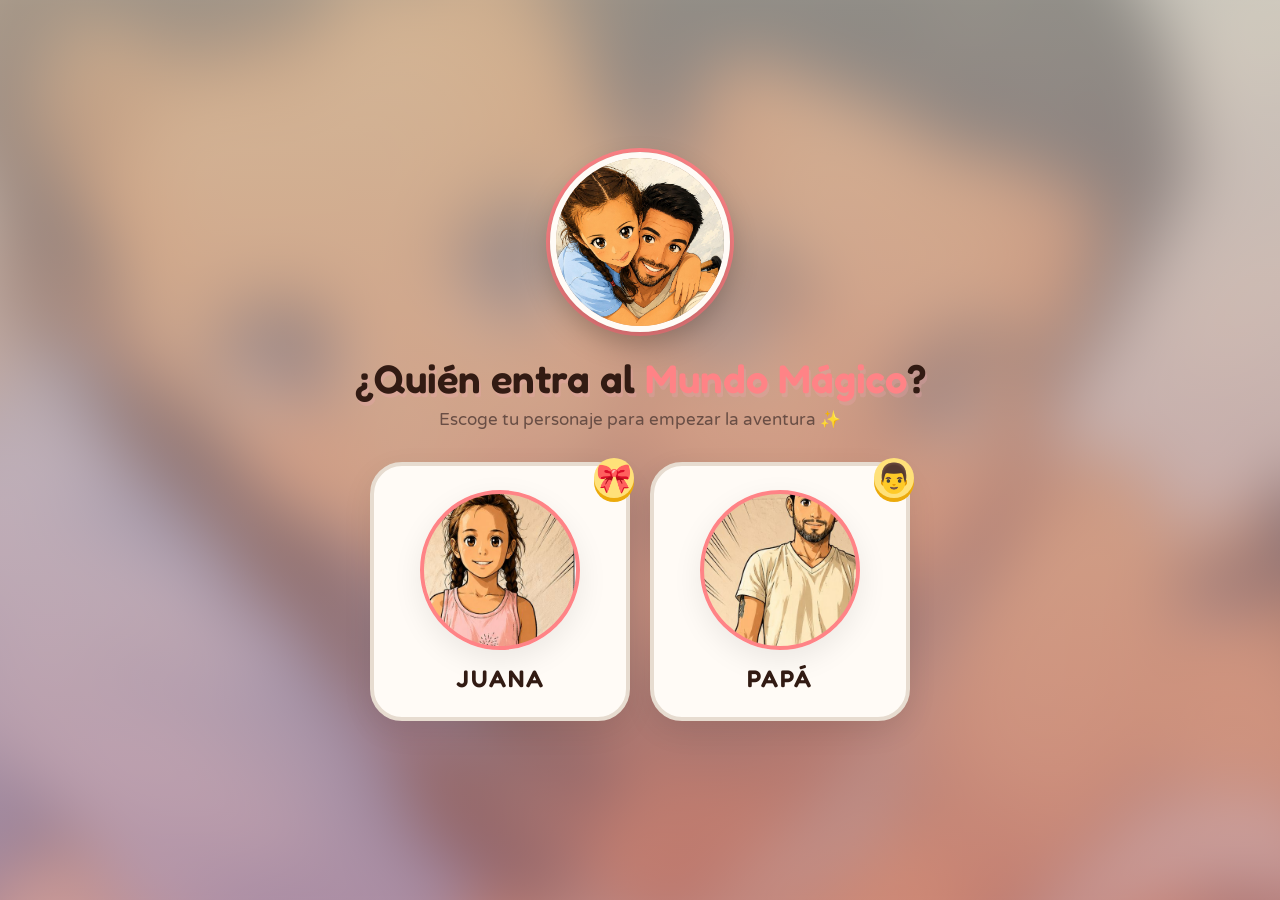
<file: index.html>
<!DOCTYPE html>
<html lang="es">
<head>
  <meta charset="UTF-8" />
  <meta name="viewport" content="width=device-width, initial-scale=1.0" />
  <title>Mundo Mágico de Juana y Papá</title>
  <link rel="stylesheet" href="compartido/brand.css" />
  <link rel="stylesheet" href="compartido/ui-kit.css" />
  <link rel="stylesheet" href="style.css" />
</head>
<body class="bg-cozy">

  <!-- ============================================================
       PANTALLA DE LOGIN (overlay sobre todo el sitio)
       Solo Juana o Papá pueden entrar al Mundo Mágico.
       ============================================================ -->
  <section id="login-overlay" class="login-overlay">
    <div class="login-fondo" aria-hidden="true">
      <img src="personajes/manga-selfie-juana-papa.jpeg" alt=""
           class="login-bg-img" onerror="this.style.display='none'" />
    </div>

    <div class="login-content">
      <div class="login-hero pop-in">
        <img src="personajes/manga-selfie-juana-papa.jpeg" alt="Juana y Papá"
             class="login-selfie" onerror="this.style.display='none'" />
        <h1 class="login-titulo">¿Quién entra al <span class="text-accent">Mundo Mágico</span>?</h1>
        <p class="login-sub">Escoge tu personaje para empezar la aventura ✨</p>
      </div>

      <div class="perfiles-grid pop-in">
        <button class="perfil-card" data-perfil="juana">
          <div class="perfil-foto perfil-foto-juana"></div>
          <h2 class="perfil-nombre">JUANA</h2>
          <span class="perfil-emoji">🎀</span>
        </button>
        <button class="perfil-card" data-perfil="papa">
          <div class="perfil-foto perfil-foto-papa"></div>
          <h2 class="perfil-nombre">PAPÁ</h2>
          <span class="perfil-emoji">👨</span>
        </button>
      </div>

      <div id="zona-clave" class="zona-clave oculto">
        <p class="clave-prompt" id="clave-prompt">Escribe tu clave secreta:</p>
        <input type="password" id="input-clave" class="input-clave-cozy"
               placeholder="••••••••" autocomplete="off" />
        <div class="clave-acciones">
          <button class="btn-bubbly" id="btn-entrar">Entrar 🔓</button>
          <button class="btn-bubbly btn-sky" id="btn-cambiar">← Otro</button>
        </div>
        <p class="clave-error oculto" id="clave-error">
          ¡Esa no es la clave, mi amor! Inténtalo otra vez 💕
        </p>
      </div>
    </div>
  </section>

  <!-- ============================================================
       HUB PRINCIPAL (visible después del login)
       ============================================================ -->
  <main class="hub" id="hub-main" style="display:none;">

    <header class="hub-header pop-in">
      <img src="personajes/manga-selfie-juana-papa.jpeg" alt="Juana y Papá"
           class="hub-selfie"
           onerror="this.style.display='none'" />
      <div class="hub-titulos">
        <h1 class="hub-titulo">
          Mundo <span class="text-accent">Mágico</span>
        </h1>
        <p class="hub-sub-titulo">de Juana <span class="text-accent">y</span> Papá</p>
        <p class="hub-tagline">Una colección de aventuras hechas con amor ✨</p>
        <p class="hub-saludo" id="hub-saludo"></p>
      </div>
    </header>

    <section id="grid-juegos" class="hub-grid pop-in"></section>

    <footer class="hub-footer">
      <span>Hecho con 💗 por Papá y Juana</span>
      <span class="hub-separador">·</span>
      <span><strong id="contador-juegos">…</strong> aventuras disponibles</span>
      <span class="hub-separador">·</span>
      <button class="link-logout" id="btn-logout">Cerrar sesión</button>
    </footer>

  </main>

  <script>
    // ============================================================
    // SISTEMA DE LOGIN (cubre todo el Mundo Mágico)
    // ============================================================
    const CLAVES = {
      juana: 'TeAmoPapa',
      papa:  'TeAmoJuanis'
    };
    let perfilSeleccionado = null;

    const $ = (id) => document.getElementById(id);

    // ¿Ya hay sesión guardada?
    function tieneSesion() {
      return !!localStorage.getItem('mundoMagico_perfil');
    }
    function getPerfil() {
      return localStorage.getItem('mundoMagico_perfil');
    }
    function setPerfil(p) {
      localStorage.setItem('mundoMagico_perfil', p);
    }
    function cerrarSesion() {
      localStorage.removeItem('mundoMagico_perfil');
      perfilSeleccionado = null;
      $('login-overlay').style.display = 'flex';
      $('hub-main').style.display = 'none';
      $('zona-clave').classList.add('oculto');
      $('input-clave').value = '';
      document.querySelectorAll('.perfil-card').forEach(c => c.classList.remove('seleccionado'));
    }

    function entrarAlMundo(perfil) {
      setPerfil(perfil);
      $('login-overlay').style.display = 'none';
      $('hub-main').style.display = 'block';
      const saludos = {
        juana: '¡Hola Juana, mi reina! 💖 ¿Lista para una aventura?',
        papa:  '¡Hola Papá! 👨 Vamos a jugar con la princesa.'
      };
      $('hub-saludo').textContent = saludos[perfil] || '';
    }

    function elegirPerfil(perfil) {
      perfilSeleccionado = perfil;
      $('zona-clave').classList.remove('oculto');
      const prompts = {
        juana: '¡Hola Juana! 💖 Escribe tu clave secreta:',
        papa:  '¡Hola Papá! 👨 Escribe tu clave secreta:'
      };
      $('clave-prompt').textContent = prompts[perfil];
      document.querySelectorAll('.perfil-card').forEach(c => c.classList.remove('seleccionado'));
      document.querySelector(`[data-perfil="${perfil}"]`).classList.add('seleccionado');
      const input = $('input-clave');
      input.value = '';
      input.classList.remove('incorrecta', 'correcta');
      $('clave-error').classList.add('oculto');
      setTimeout(() => input.focus(), 250);
    }

    function verificarClave() {
      if (!perfilSeleccionado) return;
      const clave = $('input-clave').value;
      const correcta = CLAVES[perfilSeleccionado];
      const input = $('input-clave');
      const error = $('clave-error');

      if (clave === correcta) {
        input.classList.remove('incorrecta');
        input.classList.add('correcta');
        error.classList.add('oculto');
        setTimeout(() => entrarAlMundo(perfilSeleccionado), 500);
      } else {
        input.classList.remove('correcta');
        input.classList.add('incorrecta');
        error.classList.remove('oculto');
        setTimeout(() => input.classList.remove('incorrecta'), 500);
        input.value = '';
        input.focus();
      }
    }

    function cambiarPerfil() {
      perfilSeleccionado = null;
      $('zona-clave').classList.add('oculto');
      $('input-clave').value = '';
      $('clave-error').classList.add('oculto');
      document.querySelectorAll('.perfil-card').forEach(c => c.classList.remove('seleccionado'));
    }

    // ----- Listeners de login -----
    document.querySelectorAll('.perfil-card').forEach(card => {
      card.addEventListener('click', () => elegirPerfil(card.dataset.perfil));
    });
    $('btn-entrar').addEventListener('click', verificarClave);
    $('btn-cambiar').addEventListener('click', cambiarPerfil);
    $('input-clave').addEventListener('keydown', (e) => {
      if (e.key === 'Enter') { e.preventDefault(); verificarClave(); }
    });
    $('btn-logout').addEventListener('click', cerrarSesion);

    // Si ya hay sesión activa, saltar el login
    if (tieneSesion()) {
      entrarAlMundo(getPerfil());
    }

    // ============================================================
    // CATÁLOGO DE JUEGOS (igual que antes)
    // ============================================================
    const JUEGOS = [
      {
        id: 'juana-no-quiere-dormir',
        nombre: 'Juana no quiere dormir',
        subtitulo: 'Aventura nocturna estilo Pac-Man',
        descripcion: 'Recoge estrellas y cuentos antes de que papá te atrape. ¡Bebe la sopa mágica e invierte la persecución!',
        emoji: '🌙',
        color: 'oklch(80% 0.10 230)',
        ruta: 'juegos/juana-no-quiere-dormir/index.html',
        tags: ['Pac-Man', '2 jugadores', 'Online'],
        estado: 'disponible'
      },
      {
        id: 'el-cuento-de-juana',
        nombre: 'Juana y Munra',
        subtitulo: 'El dragón que aprendió a respirar',
        descripcion: 'Conoce a Munra, la dragoncita que vive en tu corazón. Aprende 5 trucos mágicos para manejar la rabia.',
        emoji: '🐉',
        color: 'oklch(75% 0.15 20)',
        ruta: 'juegos/el-cuento-de-juana/index.html',
        tags: ['Cuento', 'Emociones', '1 jugador'],
        estado: 'disponible'
      },
      {
        id: 'heladeria-de-juana',
        nombre: 'La Heladería de Juana',
        subtitulo: 'Inventa helados locos, haz reír a papá',
        descripcion: 'Mezcla sabores normales y disparatados. Sirve a la familia. ¡Si papá huye, persíguelo estilo Mario Bros!',
        emoji: '🍦',
        color: 'oklch(78% 0.16 80)',
        ruta: 'juegos/heladeria-de-juana/index.html',
        tags: ['Cocina', '2 jugadores', 'Creativo'],
        estado: 'disponible'
      },
      {
        id: 'arte-magico',
        nombre: 'Pinta con Magia',
        subtitulo: 'Lienzo digital con efectos',
        descripcion: 'Pinta con pinceles que dejan estelas de estrellas, fuego, agua y arcoíris.',
        emoji: '🎨',
        color: 'oklch(80% 0.10 160)',
        ruta: null,
        tags: ['Creativo', 'Libre'],
        estado: 'proximamente'
      }
    ];

    const grid = $('grid-juegos');
    const disponibles = JUEGOS.filter(j => j.estado === 'disponible').length;
    $('contador-juegos').textContent = disponibles;

    JUEGOS.forEach((j, i) => {
      const esJugable = j.estado === 'disponible' && j.ruta;
      const card = document.createElement(esJugable ? 'a' : 'div');
      card.className = 'juego-card ' + (esJugable ? '' : 'juego-proximamente');
      if (esJugable) card.href = j.ruta;
      card.style.setProperty('--firma', j.color);
      card.style.animationDelay = (i * 0.08) + 's';
      card.innerHTML = `
        <div class="juego-emoji floating" style="animation-delay: ${i * 0.5}s">${j.emoji}</div>
        <h2 class="juego-nombre">${j.nombre}</h2>
        <p class="juego-subtitulo">${j.subtitulo}</p>
        <p class="juego-descripcion">${j.descripcion}</p>
        <div class="juego-tags">
          ${j.tags.map(t => `<span class="tag-cozy">${t}</span>`).join('')}
        </div>
        <div class="juego-cta">
          ${esJugable
            ? '<span class="btn-bubbly btn-sun">▶ Jugar</span>'
            : '<span class="cta-proximo">🔒 Próximamente</span>'}
        </div>
      `;
      grid.appendChild(card);
    });
  </script>
</body>
</html>
</file>
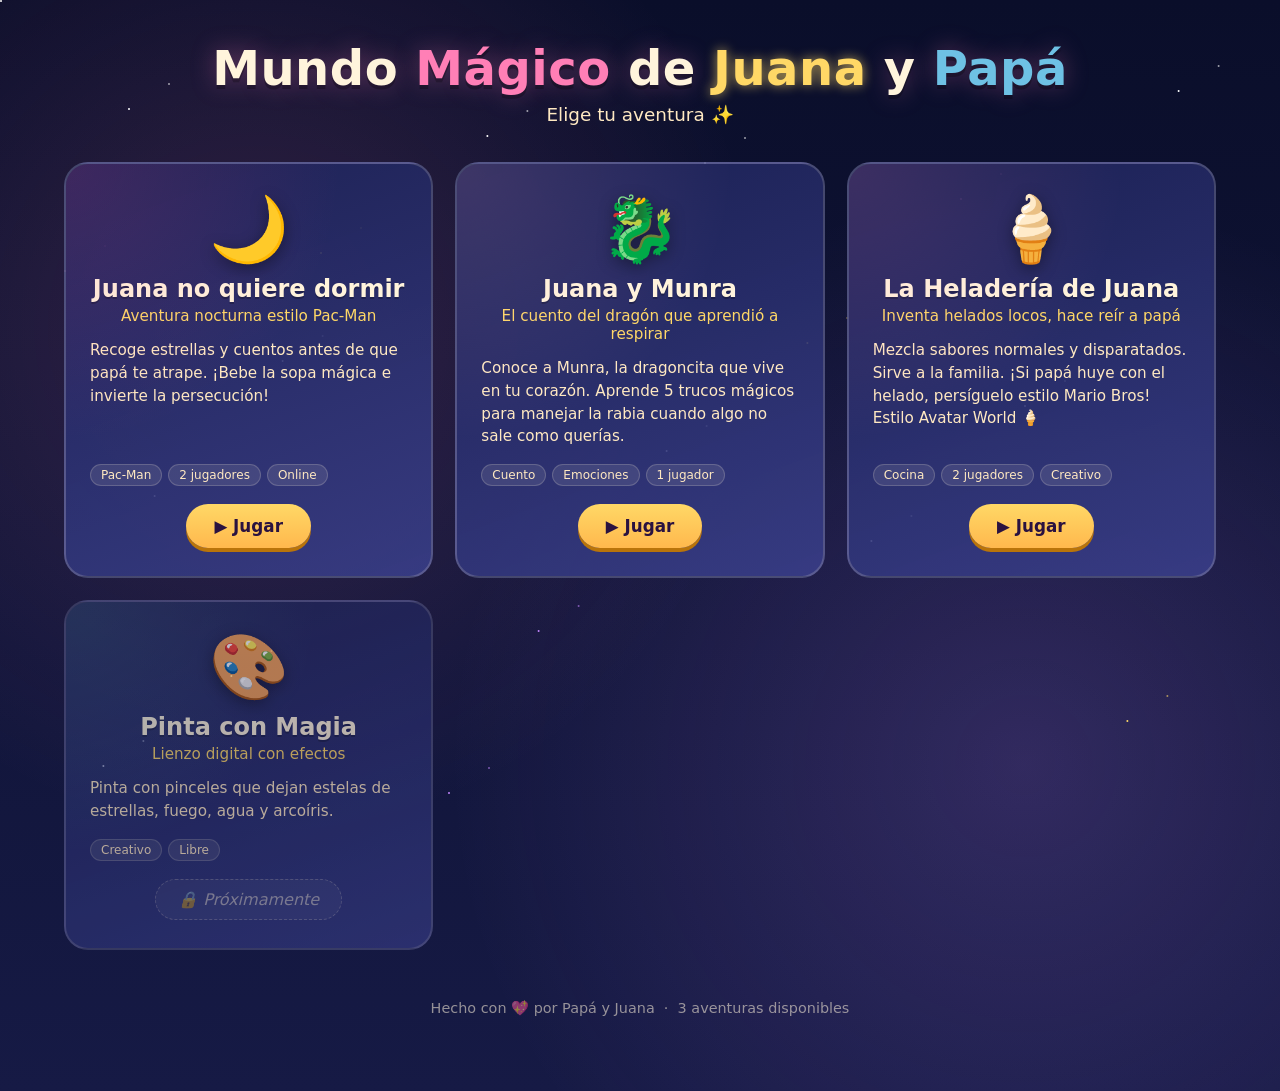
<file: personajes/index.html>
<!DOCTYPE html>
<html lang="es">
<head>
  <meta charset="UTF-8" />
  <meta name="viewport" content="width=device-width, initial-scale=1.0" />
  <title>Mundo Mágico de Juana y Papá</title>
  <link rel="stylesheet" href="style.css" />
</head>
<body>

  <div class="estrellas-fondo" aria-hidden="true"></div>

  <main class="hub">

    <header class="hub-header">
      <h1 class="hub-titulo">
        Mundo <span class="rosa">Mágico</span> de
        <span class="brillo">Juana</span> y <span class="azul">Papá</span>
      </h1>
      <p class="hub-subtitulo">Elige tu aventura ✨</p>
    </header>

    <!-- Las tarjetas de juegos se generan dinámicamente desde el array JUEGOS de abajo.
         Para agregar un juego nuevo: crea una carpeta en /juegos/ y agrega una entrada
         al array. Ver instrucciones al final del archivo. -->
    <section id="grid-juegos" class="hub-grid"></section>

    <footer class="hub-footer">
      <p>Hecho con 💖 por Papá y Juana &nbsp;·&nbsp; <span id="contador-juegos">…</span> aventuras disponibles</p>
    </footer>

  </main>

  <!-- =========================================================
       CATÁLOGO DE JUEGOS
       Para agregar un juego nuevo, solo agrega un objeto aquí.
       Campos:
         id          — identificador único (debe coincidir con la carpeta)
         nombre      — título visible
         subtitulo   — frase corta
         descripcion — texto descriptivo
         emoji       — emoji grande de la tarjeta
         color       — color firma (CSS válido)
         ruta        — ruta al index.html del juego (o null si es próximo)
         tags        — array de etiquetas pequeñas
         estado      — 'disponible' | 'proximamente' | 'beta'
       ========================================================= -->
  <script>
    const JUEGOS = [
      {
        id: 'juana-no-quiere-dormir',
        nombre: 'Juana no quiere dormir',
        subtitulo: 'Aventura nocturna estilo Pac-Man',
        descripcion: 'Recoge estrellas y cuentos antes de que papá te atrape. ¡Bebe la sopa mágica e invierte la persecución!',
        emoji: '🌙',
        color: '#ff4f9c',
        ruta: 'juegos/juana-no-quiere-dormir/index.html',
        tags: ['Pac-Man', '2 jugadores', 'Online'],
        estado: 'disponible'
      },
      // 👇 Ejemplos de juegos futuros (placeholders). Cuando los construyas,
      //    cambia `estado` a 'disponible' y agrega la `ruta`.
      {
        id: 'el-cuento-de-juana',
        nombre: 'Juana y Munra',
        subtitulo: 'El cuento del dragón que aprendió a respirar',
        descripcion: 'Conoce a Munra, la dragoncita que vive en tu corazón. Aprende 5 trucos mágicos para manejar la rabia cuando algo no sale como querías.',
        emoji: '🐉',
        color: '#ffb0d4',
        ruta: 'juegos/el-cuento-de-juana/index.html',
        tags: ['Cuento', 'Emociones', '1 jugador'],
        estado: 'disponible'
      },
      {
        id: 'heladeria-de-juana',
        nombre: 'La Heladería de Juana',
        subtitulo: 'Inventa helados locos, hace reír a papá',
        descripcion: 'Mezcla sabores normales y disparatados. Sirve a la familia. ¡Si papá huye con el helado, persíguelo estilo Mario Bros! Estilo Avatar World 🍦',
        emoji: '🍦',
        color: '#ff7fb6',
        ruta: 'juegos/heladeria-de-juana/index.html',
        tags: ['Cocina', '2 jugadores', 'Creativo'],
        estado: 'disponible'
      },
      {
        id: 'arte-magico',
        nombre: 'Pinta con Magia',
        subtitulo: 'Lienzo digital con efectos',
        descripcion: 'Pinta con pinceles que dejan estelas de estrellas, fuego, agua y arcoíris.',
        emoji: '🎨',
        color: '#7fd8c8',
        ruta: null,
        tags: ['Creativo', 'Libre'],
        estado: 'proximamente'
      }
    ];

    // ----- Renderizar tarjetas -----
    const grid = document.getElementById('grid-juegos');
    const disponibles = JUEGOS.filter(j => j.estado === 'disponible').length;
    document.getElementById('contador-juegos').textContent = disponibles;

    JUEGOS.forEach(j => {
      const esJugable = j.estado === 'disponible' && j.ruta;
      const card = document.createElement(esJugable ? 'a' : 'div');
      card.className = 'juego-card juego-' + j.estado;
      if (esJugable) card.href = j.ruta;
      card.style.setProperty('--color-firma', j.color);

      card.innerHTML = `
        <div class="juego-emoji">${j.emoji}</div>
        <h2 class="juego-nombre">${j.nombre}</h2>
        <p class="juego-subtitulo">${j.subtitulo}</p>
        <p class="juego-descripcion">${j.descripcion}</p>
        <div class="juego-tags">
          ${j.tags.map(t => `<span class="tag">${t}</span>`).join('')}
        </div>
        <div class="juego-cta">
          ${esJugable
            ? '<span class="cta-jugar">▶ Jugar</span>'
            : '<span class="cta-proximo">' + (j.estado === 'beta' ? '🧪 Beta' : '🔒 Próximamente') + '</span>'}
        </div>
      `;
      grid.appendChild(card);
    });
  </script>

</body>
</html>
</file>
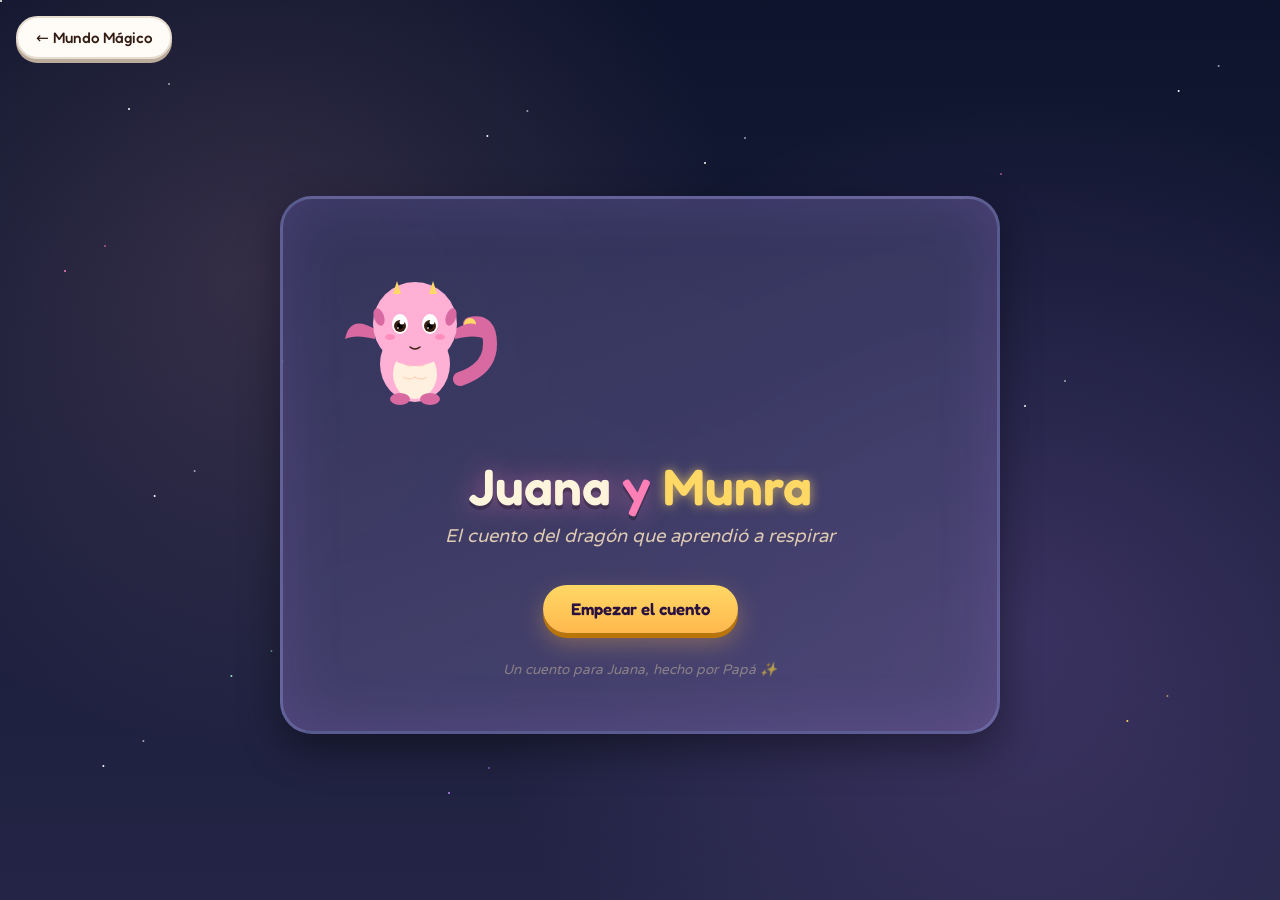
<file: juegos/el-cuento-de-juana/index.html>
<!DOCTYPE html>
<html lang="es">
<head>
  <meta charset="UTF-8" />
  <meta name="viewport" content="width=device-width, initial-scale=1.0" />
  <title>Juana y Munra · El cuento del dragón que aprendió a respirar</title>
  <link rel="stylesheet" href="../../compartido/brand.css" />
  <link rel="stylesheet" href="../../compartido/ui-kit.css" />
  <link rel="stylesheet" href="style.css" />
</head>
<body class="bg-noche-cuento">

  <a href="../../index.html" class="boton-hub-cozy" title="Volver al Mundo Mágico">← Mundo Mágico</a>

  <div class="estrellas-fondo" aria-hidden="true"></div>

  <main class="cuento">

    <!-- ===== PORTADA ===== -->
    <section id="escena-portada" class="escena activa">
      <div class="contenedor-central">
        <div id="munra-portada" class="munra-grande"></div>
        <h1 class="titulo-cuento">
          Juana <span class="rosa">y</span> <span class="brillo">Munra</span>
        </h1>
        <p class="subtitulo-cuento">El cuento del dragón que aprendió a respirar</p>
        <button class="boton-cuento" data-accion="empezar">Empezar el cuento</button>
        <p class="autor">Un cuento para Juana, hecho por Papá ✨</p>
      </div>
    </section>

    <!-- ===== ESCENA DINÁMICA (todas las escenas pasan por aquí) ===== -->
    <section id="escena-actual" class="escena">
      <div class="contenedor-escena">

        <!-- Encabezado: dónde estamos -->
        <div class="encabezado-escena">
          <span id="capitulo-numero" class="capitulo-numero">Capítulo 1</span>
          <span id="capitulo-titulo" class="capitulo-titulo"></span>
        </div>

        <!-- Munra grande arriba -->
        <div class="zona-munra">
          <div id="munra-escena" class="munra-mediano"></div>
          <div id="munra-globo" class="munra-globo oculto"></div>
        </div>

        <!-- Texto narrativo de la escena -->
        <div id="texto-escena" class="texto-escena"></div>

        <!-- Opciones de respuesta (3 botones) -->
        <div id="zona-opciones" class="zona-opciones"></div>

      </div>
    </section>

    <!-- ===== MINI-JUEGO: RESPIRAR COMO BALLENA ===== -->
    <section id="mini-respirar" class="escena mini-juego">
      <div class="contenedor-central">
        <h2 class="titulo-sec">🐋 Respira como una ballena</h2>
        <p class="instruccion">Inhala cuando la ola sube, exhala cuando baja.</p>

        <div class="ola-contenedor">
          <div id="ola-respirar" class="ola">
            <span id="texto-ola">Inhala…</span>
          </div>
        </div>

        <div class="contador-respiros">
          Respiros: <span id="contador-respiros">0</span> / 4
        </div>
      </div>
    </section>

    <!-- ===== MINI-JUEGO: CONTAR ESTRELLAS ===== -->
    <section id="mini-estrellas" class="escena mini-juego">
      <div class="contenedor-central">
        <h2 class="titulo-sec">⭐ Cuenta las estrellas</h2>
        <p class="instruccion">Toca cada estrellita. Cuenta despacio: una, dos, tres…</p>
        <div id="zona-estrellas" class="zona-estrellas"></div>
        <div class="contador-respiros">
          Estrellas: <span id="contador-estrellas">0</span> / 10
        </div>
      </div>
    </section>

    <!-- ===== MINI-JUEGO: DECIR LO QUE SIENTO ===== -->
    <section id="mini-decir" class="escena mini-juego">
      <div class="contenedor-central">
        <h2 class="titulo-sec">💬 Dile a Munra lo que sientes</h2>
        <p class="instruccion">Escribe en una palabra lo que sientes. No hay respuestas malas.</p>
        <div id="munra-escucha" class="munra-mediano"></div>
        <input type="text" id="input-sentimiento" class="input-sentimiento"
               placeholder="rabia… tristeza… injusticia…" maxlength="30" />
        <button class="boton-cuento" data-accion="munra-responde">Decirle a Munra</button>
        <div id="respuesta-munra" class="respuesta-munra oculto"></div>
      </div>
    </section>

    <!-- ===== MINI-JUEGO: MOVER EL FUEGO ===== -->
    <section id="mini-mover" class="escena mini-juego">
      <div class="contenedor-central">
        <h2 class="titulo-sec">🏃 ¡Mueve el fuego!</h2>
        <p class="instruccion">Aprieta cualquier tecla muchas veces — saca toda la energía.</p>
        <div class="barra-energia-contenedor">
          <div id="barra-energia" class="barra-energia"></div>
        </div>
        <div class="contador-respiros">
          ¡Sigue, sigue! <span id="contador-mover">0</span>
        </div>
      </div>
    </section>

    <!-- ===== MINI-JUEGO: ABRAZAR A MUNRA ===== -->
    <section id="mini-abrazar" class="escena mini-juego">
      <div class="contenedor-central">
        <h2 class="titulo-sec">🫂 Abraza a Munra</h2>
        <p class="instruccion">Mantén presionado a Munra durante 5 segundos. Hazle saber que está contigo.</p>
        <div id="munra-abrazar" class="munra-grande abrazable" tabindex="0"></div>
        <div class="barra-energia-contenedor">
          <div id="barra-abrazo" class="barra-energia barra-rosa"></div>
        </div>
      </div>
    </section>

    <!-- ===== ESCENA DE CONSECUENCIA (después de una elección) ===== -->
    <section id="escena-consecuencia" class="escena">
      <div class="contenedor-escena">
        <div class="zona-munra">
          <div id="munra-consecuencia" class="munra-mediano"></div>
        </div>
        <div id="texto-consecuencia" class="texto-escena texto-consecuencia"></div>
        <div id="texto-reflexion" class="texto-reflexion"></div>
        <button class="boton-cuento" data-accion="siguiente-capitulo">Continuar</button>
      </div>
    </section>

    <!-- ===== DIPLOMA FINAL ===== -->
    <section id="escena-diploma" class="escena">
      <div class="contenedor-central diploma">
        <div class="diploma-marco">
          <div class="diploma-emoji">🏅</div>
          <h2 class="diploma-titulo">¡Eres una <span class="rosa">Domadora de Dragones</span>!</h2>
          <p class="diploma-texto">
            Juana aprendió que <strong>Munra</strong> nunca se va a ir.
            Y eso está bien.
          </p>
          <p class="diploma-texto">
            Ahora son <span class="brillo">amigas para siempre</span>.
          </p>
          <div id="trucos-aprendidos" class="trucos-aprendidos"></div>
          <p class="diploma-firma">— Con amor, Papá ✨</p>
        </div>
        <button class="boton-cuento" data-accion="reiniciar">Volver a empezar</button>
        <a href="../../index.html" class="boton-cuento secundario">Mundo Mágico</a>
      </div>
    </section>

  </main>

  <script src="cuento.js"></script>
</body>
</html>
</file>
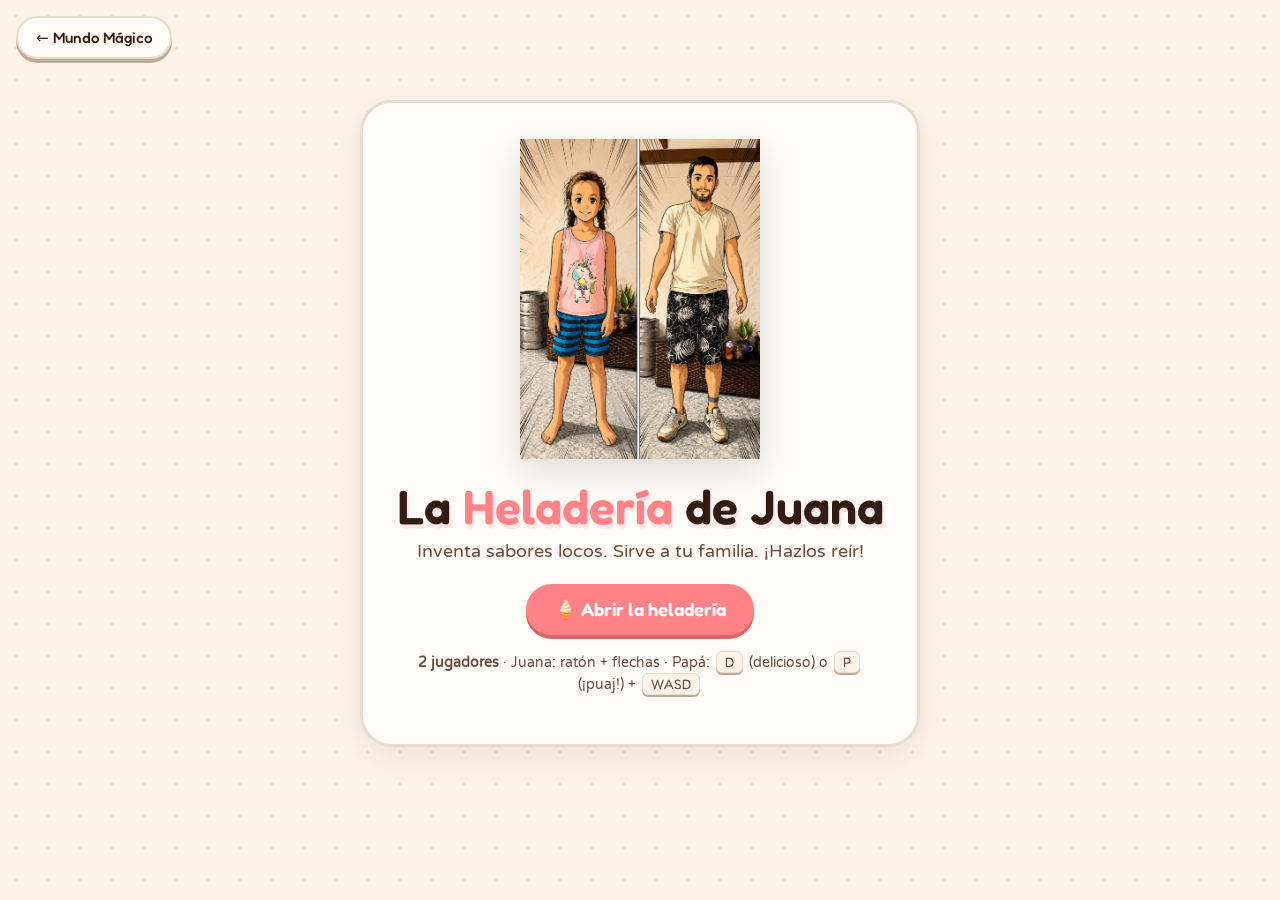
<file: juegos/heladeria-de-juana/index.html>
<!DOCTYPE html>
<html lang="es">
<head>
  <meta charset="UTF-8" />
  <meta name="viewport" content="width=device-width, initial-scale=1.0" />
  <title>La Heladería de Juana 🍦</title>
  <link rel="stylesheet" href="../../compartido/brand.css" />
  <link rel="stylesheet" href="../../compartido/ui-kit.css" />
  <link rel="stylesheet" href="style.css" />
</head>
<body class="bg-cozy">

  <a href="../../index.html" class="boton-hub-cozy">← Mundo Mágico</a>

  <main class="heladeria">

    <!-- ===== PORTADA ===== -->
    <section id="pantalla-portada" class="pantalla activa">
      <div class="card-cozy portada-card pop-in">
        <img src="../../personajes/manga-cuerpo-entero.jpeg" alt="Juana"
             class="portada-img" onerror="this.style.display='none'" />
        <h1 class="titulo-juego">
          La <span class="text-accent">Heladería</span> de Juana
        </h1>
        <p class="subtitulo-juego">Inventa sabores locos. Sirve a tu familia. ¡Hazlos reír!</p>
        <button class="btn-bubbly" data-accion="empezar">🍦 Abrir la heladería</button>
        <p class="ayuda-cozy">
          <strong>2 jugadores</strong> · Juana: ratón + flechas · Papá: <kbd>D</kbd> (delicioso) o <kbd>P</kbd> (¡puaj!) + <kbd>WASD</kbd>
        </p>
      </div>
    </section>

    <!-- ===== PANTALLA PRINCIPAL: LA HELADERÍA ===== -->
    <section id="pantalla-tienda" class="pantalla">

      <!-- HUD superior con pills -->
      <header class="hud-cozy pop-in">
        <div class="stats-pill">
          <span class="icon">🪙</span>
          <span class="label">Monedas</span>
          <span class="val" id="hud-monedas">0</span>
        </div>
        <div class="stats-pill">
          <span class="icon">⭐</span>
          <span class="label">Nivel</span>
          <span class="val" id="hud-nivel">1</span>
        </div>
        <div class="stats-pill">
          <span class="icon">💖</span>
          <div class="progress-bg"><div id="barra-pop-fill" class="progress-fill" style="width:10%"></div></div>
        </div>
        <div class="stats-pill">
          <span class="icon">🏪</span>
          <span id="hud-nombre-tienda" class="val" style="font-size:1rem">Heladería</span>
        </div>
      </header>

      <!-- Vista principal: mostrador + cliente -->
      <div class="main-view">

        <!-- COUNTER: mostrador + ingredientes + cono -->
        <div class="counter-area card-cozy">

          <!-- Burbuja del pedido del cliente -->
          <div id="cliente-globo" class="bubble bubble-sun pedido-bubble oculto">
            <div class="titulo" id="cliente-globo-titulo">Pedido</div>
            <div id="cliente-globo-texto">…</div>
          </div>

          <!-- Cono que se va llenando -->
          <div class="cono-area">
            <div class="cono-contenedor">
              <div id="cono-helado" class="cono-helado"></div>
              <div class="cono-base">🍦</div>
            </div>
            <div class="cono-acciones">
              <button class="btn-bubbly btn-sky" data-accion="limpiar-cono">🗑️ Limpiar</button>
              <button class="btn-bubbly btn-bubbly-grande" data-accion="servir" id="boton-servir" disabled>
                ¡Sírvele! 🍨
              </button>
            </div>
          </div>

          <!-- Tabs de categorías -->
          <div class="tabs-row">
            <button class="tab-pill activa" data-categoria="sabores">🍦 Sabores</button>
            <button class="tab-pill" data-categoria="toppings">🍬 Toppings</button>
            <button class="tab-pill" data-categoria="salsas">🍯 Salsas</button>
            <button class="tab-pill" data-categoria="locos">🤪 Locos</button>
            <button class="tab-pill" data-categoria="magicos">✨ Mágicos</button>
          </div>

          <!-- Grid de ingredientes -->
          <div id="paleta-ingredientes" class="ingredients-grid"></div>
        </div>

        <!-- CUSTOMER: cliente entrando -->
        <div class="customer-area">
          <div id="cliente-sprite" class="cliente-sprite"></div>
        </div>
      </div>
    </section>

    <!-- ===== REACCIÓN DEL CLIENTE ===== -->
    <section id="pantalla-reaccion" class="pantalla">
      <div class="card-cozy reaccion-card pop-in">
        <div id="cliente-reaccion" class="cliente-grande"></div>
        <h2 class="reaccion-texto" id="reaccion-texto"></h2>
        <p class="reaccion-frase" id="reaccion-frase"></p>

        <!-- Botones de Papá (solo cuando él decide) -->
        <div id="papa-decide" class="papa-decide oculto">
          <p class="papa-instruccion">🎮 <strong>PAPÁ</strong>, decide qué te pareció:</p>
          <div class="papa-botones">
            <button class="btn-bubbly btn-mint btn-grande" data-accion="papa-delicioso">
              <kbd class="tecla">D</kbd> ¡DELICIOSO! 😋
            </button>
            <button class="btn-bubbly btn-grande" data-accion="papa-puaj">
              <kbd class="tecla">P</kbd> ¡PUAJ! 🤢
            </button>
          </div>
        </div>

        <button class="btn-bubbly btn-sky oculto" id="boton-continuar" data-accion="siguiente-cliente">
          Siguiente cliente →
        </button>
      </div>
    </section>

    <!-- ===== PERSECUCIÓN ===== -->
    <section id="pantalla-persecucion" class="pantalla persecucion">
      <div class="persecucion-hud">
        <p class="persecucion-titulo">🏃 ¡Papá huye con el helado! ¡Atrápalo, Juana!</p>
        <p class="ayuda-cozy">
          <strong>Juana</strong> (flechas ← →) · <strong>Papá</strong> (A D)
        </p>
      </div>
      <div class="calle-escenario">
        <canvas id="lienzo-persecucion" width="900" height="320"></canvas>
      </div>
    </section>

    <!-- ===== SUBIR DE NIVEL ===== -->
    <section id="pantalla-subir-nivel" class="pantalla">
      <div class="card-cozy celebracion pop-in">
        <div class="confeti-deco">🎉 ✨ 🎊</div>
        <h2 class="titulo-celebracion">¡Subiste de <span class="text-accent">nivel</span>!</h2>
        <p class="texto-celebracion" id="texto-celebracion"></p>
        <div class="trofeo-nivel floating">⭐</div>
        <p class="desbloqueos" id="desbloqueos"></p>
        <button class="btn-bubbly" data-accion="continuar-juego">¡Seguir vendiendo! 🍦</button>
      </div>
    </section>

    <!-- ===== PONER NOMBRE (NIVEL 3) ===== -->
    <section id="pantalla-nombre" class="pantalla">
      <div class="card-cozy pop-in" style="text-align:center;max-width:520px;margin:60px auto;">
        <div class="trofeo-nivel floating">🏆</div>
        <h2 class="titulo-celebracion">¡Tu heladería es <span class="text-accent">famosa</span>!</h2>
        <p class="texto-celebracion">
          Trabajaste duro, Juana. Llegan tantos clientes que es hora de ponerle <strong>nombre</strong> a tu heladería.
        </p>
        <input type="text" id="input-nombre-tienda" class="input-cozy"
               placeholder="Nombre de tu heladería..." maxlength="22" />
        <p class="ayuda-cozy">Ejemplos: "Helados Munra", "La Cuchara Mágica", "Frosty Juana"…</p>
        <button class="btn-bubbly" data-accion="guardar-nombre">¡Inaugurar! 🎀</button>
      </div>
    </section>

  </main>

  <script src="personajes.js"></script>
  <script src="efectos.js"></script>
  <script src="heladeria.js"></script>
</body>
</html>
</file>
<file: compartido/brand.css>
/* ============================================================
   "Mundo Mágico" — Brand System
   Inspirado en Nintendo Cozy (Animal Crossing/Kirby) + Studio Ghibli
   Bubbly, soft, emotional, handmade.
   ============================================================ */

@import url('https://fonts.googleapis.com/css2?family=Fredoka:wght@400;500;600;700&family=Varela+Round&display=swap');

:root {
  /* --- Paleta OKLch (cálida, pastel) --- */
  --bg:        oklch(97% 0.018 70);   /* Crema Vainilla */
  --surface:   oklch(99% 0.008 70);   /* Soft Paper */
  --fg:        oklch(25% 0.04 40);    /* Chocolate Cálido */
  --fg-soft:   oklch(45% 0.04 40);    /* Chocolate suave */
  --accent:    oklch(75% 0.15 20);    /* Fresa Pastel */
  --accent-d:  oklch(65% 0.15 20);    /* Fresa Profunda (sombra) */
  --mint:      oklch(92% 0.08 160);   /* Menta */
  --mint-d:    oklch(80% 0.10 160);
  --sky:       oklch(90% 0.06 230);   /* Cielo */
  --sky-d:     oklch(80% 0.10 230);
  --sun:       oklch(92% 0.13 90);    /* Sol cálido */
  --sun-d:     oklch(78% 0.16 80);
  --lavender:  oklch(88% 0.08 300);
  --border:    oklch(90% 0.02 70);    /* Borde galleta */
  --border-d:  oklch(75% 0.03 70);

  /* --- Fuentes --- */
  --font-display: 'Fredoka', 'Varela Round', system-ui, sans-serif;
  --font-body:    'Varela Round', 'Fredoka', system-ui, sans-serif;

  /* --- Radios --- */
  --r-sm: 12px;
  --r-md: 20px;
  --r-lg: 32px;
  --r-xl: 50px;
  --r-pill: 999px;

  /* --- Sombras --- */
  --shadow-soft: 0 8px 16px rgba(0, 0, 0, 0.05);
  --shadow-card: 0 10px 30px rgba(0, 0, 0, 0.08);
  --shadow-bubbly-sm: 0 3px 0 var(--border-d);
  --shadow-bubbly-md: 0 4px 0 var(--border-d);
  --shadow-bubbly-lg: 0 6px 0 var(--border-d);
  --shadow-bubbly-accent: 0 4px 0 var(--accent-d);

  /* --- Curvas de animación --- */
  --ease-bouncy: cubic-bezier(0.175, 0.885, 0.32, 1.275);
  --ease-smooth: cubic-bezier(0.4, 0, 0.2, 1);
}

/* Base reset + tipografía */
* { box-sizing: border-box; }
html, body {
  margin: 0; padding: 0;
  font-family: var(--font-body);
  color: var(--fg);
  background: var(--bg);
}
h1, h2, h3, h4 { font-family: var(--font-display); font-weight: 600; }

/* Fondo con patrón sutil de puntos (textura "papel") */
.bg-cozy {
  background-color: var(--bg);
  background-image: radial-gradient(var(--border) 1.5px, transparent 1.5px);
  background-size: 32px 32px;
}

/* Fondo decorativo (variante nocturna para Pac-Man / Munra) */
.bg-noche {
  background:
    radial-gradient(circle at 20% 30%, rgba(244, 168, 184, 0.18), transparent 40%),
    radial-gradient(circle at 80% 70%, rgba(192, 132, 252, 0.18), transparent 45%),
    linear-gradient(180deg, #14163a 0%, #1f2350 100%);
  color: var(--surface);
}
</file>
<file: compartido/ui-kit.css>
/* ============================================================
   UI Kit Bubbly — Botones, cards, pills, animaciones cozy
   Requiere brand.css cargado antes.
   ============================================================ */

/* ===== Botón Bubbly (el principal) ===== */
.btn-bubbly {
  display: inline-flex;
  align-items: center;
  gap: 8px;
  padding: 14px 28px;
  background: var(--accent);
  color: #fff;
  font-family: var(--font-display);
  font-size: 1.15rem;
  font-weight: 600;
  border: none;
  border-radius: var(--r-pill);
  cursor: pointer;
  box-shadow: var(--shadow-bubbly-accent);
  text-decoration: none;
  transition: transform 0.2s var(--ease-bouncy),
              box-shadow 0.2s var(--ease-bouncy),
              filter 0.15s ease;
  user-select: none;
}
.btn-bubbly:hover {
  transform: translateY(-2px);
  box-shadow: 0 6px 0 var(--accent-d);
  filter: brightness(1.05);
}
.btn-bubbly:active {
  transform: translateY(3px);
  box-shadow: 0 1px 0 var(--accent-d);
}

/* Variantes de color */
.btn-mint  { background: var(--mint-d);     color: var(--fg); box-shadow: 0 4px 0 oklch(65% 0.10 160); }
.btn-sky   { background: var(--sky-d);      color: var(--fg); box-shadow: 0 4px 0 oklch(60% 0.10 230); }
.btn-sun   { background: var(--sun);        color: var(--fg); box-shadow: 0 4px 0 var(--sun-d); }
.btn-dark  { background: var(--fg);         color: var(--surface); box-shadow: 0 4px 0 oklch(15% 0.04 40); }

.btn-mint:hover  { box-shadow: 0 6px 0 oklch(65% 0.10 160); }
.btn-sky:hover   { box-shadow: 0 6px 0 oklch(60% 0.10 230); }
.btn-sun:hover   { box-shadow: 0 6px 0 var(--sun-d); }
.btn-dark:hover  { box-shadow: 0 6px 0 oklch(15% 0.04 40); }

.btn-bubbly:disabled {
  background: var(--border); color: var(--fg-soft);
  cursor: not-allowed; transform: none;
  box-shadow: 0 4px 0 var(--border-d);
  filter: saturate(0.5);
}
.btn-bubbly[disabled]:hover { transform: none; }

/* ===== Card cozy ===== */
.card-cozy {
  background: var(--surface);
  border: 3px solid var(--border);
  border-radius: var(--r-lg);
  padding: 28px;
  box-shadow: var(--shadow-card);
}
.card-cozy.dashed { border-style: dashed; }

/* ===== Stats Pill (HUD) ===== */
.stats-pill {
  display: inline-flex;
  align-items: center;
  gap: 10px;
  padding: 8px 18px;
  background: rgba(255, 255, 255, 0.92);
  border: 2px solid var(--border);
  border-radius: var(--r-pill);
  font-family: var(--font-display);
  font-size: 1.05rem;
  color: var(--fg);
  box-shadow: var(--shadow-bubbly-md);
}
.stats-pill .icon { font-size: 1.3rem; }
.stats-pill .label {
  font-size: 0.7rem; text-transform: uppercase;
  opacity: 0.6; letter-spacing: 1px; margin-right: 4px;
}
.stats-pill .val {
  font-size: 1.2rem; color: var(--accent);
}

/* ===== Barra de progreso (felicidad, popularidad) ===== */
.progress-bg {
  width: 140px; height: 14px;
  background: var(--border);
  border-radius: var(--r-pill);
  border: 2px solid var(--border-d);
  overflow: hidden;
}
.progress-fill {
  height: 100%;
  background: linear-gradient(90deg, var(--accent), var(--sun));
  transition: width 0.5s var(--ease-bouncy);
  border-radius: var(--r-pill);
}

/* ===== Burbuja de diálogo (orden del cliente, etc.) ===== */
.bubble {
  position: relative;
  background: var(--surface);
  border: 3px solid var(--sky);
  border-radius: var(--r-md);
  padding: 14px 20px;
  color: var(--fg);
  font-family: var(--font-body);
  box-shadow: var(--shadow-card);
  max-width: 240px;
}
.bubble::after {
  content: '';
  position: absolute; bottom: -14px; left: 24px;
  border-left: 12px solid transparent;
  border-right: 12px solid transparent;
  border-top: 14px solid var(--sky);
}
.bubble .titulo {
  font-family: var(--font-display);
  color: var(--accent);
  font-size: 0.95rem;
  margin-bottom: 4px;
}
.bubble.bubble-mint { border-color: var(--mint-d); }
.bubble.bubble-mint::after { border-top-color: var(--mint-d); }
.bubble.bubble-sun { border-color: var(--sun-d); }
.bubble.bubble-sun::after { border-top-color: var(--sun-d); }

/* ===== Ingrediente / Slot ===== */
.slot {
  width: 70px; height: 70px;
  display: flex; align-items: center; justify-content: center;
  background: var(--surface);
  border: 2px dashed var(--border);
  border-radius: var(--r-md);
  font-size: 2rem;
  cursor: pointer;
  transition: all 0.2s var(--ease-bouncy);
  user-select: none;
}
.slot:hover {
  transform: scale(1.12) rotate(-4deg);
  border-color: var(--accent);
  border-style: solid;
  background: var(--bg);
  box-shadow: 0 6px 16px rgba(244, 168, 184, 0.25);
}
.slot:active { transform: scale(0.95); }

/* ===== Tab pill ===== */
.tab-pill {
  padding: 8px 16px;
  background: var(--surface);
  border: 2px solid var(--border);
  border-radius: var(--r-pill);
  font-family: var(--font-display);
  font-size: 0.9rem;
  color: var(--fg-soft);
  cursor: pointer;
  transition: all 0.2s var(--ease-bouncy);
}
.tab-pill:hover { transform: translateY(-2px); }
.tab-pill.activa {
  background: var(--accent); color: #fff;
  border-color: var(--accent-d);
  box-shadow: var(--shadow-bubbly-accent);
}

/* ===== Animaciones cozy reutilizables ===== */
@keyframes float-slow {
  0%, 100% { transform: translateY(0) rotate(0deg); }
  50%      { transform: translateY(-12px) rotate(2deg); }
}
.floating { animation: float-slow 4s ease-in-out infinite; }

@keyframes pop-in {
  0%   { opacity: 0; transform: scale(0.5); }
  60%  { transform: scale(1.08); }
  100% { opacity: 1; transform: scale(1); }
}
.pop-in { animation: pop-in 0.45s var(--ease-bouncy); }

@keyframes bump {
  0%, 100% { transform: scale(1) rotate(0); }
  40%      { transform: scale(1.25) rotate(8deg); }
  70%      { transform: scale(0.95) rotate(-4deg); }
}
.bump { animation: bump 0.4s var(--ease-bouncy); }

@keyframes wiggle {
  0%, 100% { transform: rotate(0); }
  25%      { transform: rotate(-3deg); }
  75%      { transform: rotate(3deg); }
}
.wiggle { animation: wiggle 0.6s ease-in-out infinite; }

@keyframes pulse-glow {
  0%, 100% { box-shadow: 0 0 0 rgba(244, 168, 184, 0); }
  50%      { box-shadow: 0 0 24px rgba(244, 168, 184, 0.6); }
}
.pulse-glow { animation: pulse-glow 1.8s ease-in-out infinite; }

/* ===== Botón "Volver al Hub" estandarizado ===== */
.boton-hub-cozy {
  position: fixed; top: 16px; left: 16px; z-index: 100;
  padding: 10px 18px;
  background: var(--surface);
  color: var(--fg);
  border: 2px solid var(--border);
  border-radius: var(--r-pill);
  font-family: var(--font-display);
  font-size: 0.95rem;
  font-weight: 500;
  text-decoration: none;
  box-shadow: var(--shadow-bubbly-md);
  transition: all 0.2s var(--ease-bouncy);
}
.boton-hub-cozy:hover {
  transform: translateY(-2px);
  background: var(--sun);
  box-shadow: 0 6px 0 var(--sun-d);
}
.boton-hub-cozy:active {
  transform: translateY(2px);
  box-shadow: 0 1px 0 var(--border-d);
}

/* ===== Avatar / retrato ===== */
.avatar {
  width: 80px; height: 80px;
  border-radius: 50%;
  background: var(--surface);
  border: 3px solid var(--border);
  object-fit: cover;
  object-position: top;
  box-shadow: var(--shadow-card);
}
.avatar-lg {
  width: 200px; height: 200px;
}
.avatar-cuerpo {
  height: 320px; width: auto;
  border-radius: 0; border: none;
  background: transparent; box-shadow: none;
  object-fit: contain;
  filter: drop-shadow(0 12px 16px rgba(0, 0, 0, 0.15));
}

/* ===== Utilidades ===== */
.oculto { display: none !important; }
.text-accent { color: var(--accent); }
.text-mint   { color: var(--mint-d); }
.text-sky    { color: var(--sky-d); }

.flex-row { display: flex; gap: 14px; align-items: center; }
.flex-col { display: flex; flex-direction: column; gap: 14px; }
.flex-center { display: flex; align-items: center; justify-content: center; }
</file>
<file: style.css>
/* ============================================================
   Hub principal — Mundo Mágico
   Usa brand.css + ui-kit.css del /compartido/.
   ============================================================ */

.hub {
  max-width: 1200px;
  margin: 0 auto;
  padding: 50px 24px 60px;
}

/* ----- Header con selfie manga ----- */
.hub-header {
  display: flex;
  align-items: center;
  gap: 32px;
  margin-bottom: 48px;
  flex-wrap: wrap;
  justify-content: center;
  text-align: center;
}
@media (min-width: 720px) {
  .hub-header { text-align: left; justify-content: flex-start; }
}

.hub-selfie {
  width: 200px; height: 200px;
  border-radius: 50%;
  border: 6px solid var(--surface);
  box-shadow: 0 12px 28px rgba(0,0,0,0.15),
              0 0 0 4px var(--accent);
  object-fit: cover;
  object-position: center top;
  flex-shrink: 0;
  animation: bob 4s ease-in-out infinite;
}
@keyframes bob {
  0%, 100% { transform: translateY(0) rotate(-1deg); }
  50%      { transform: translateY(-8px) rotate(1deg); }
}

.hub-titulos { flex: 1; min-width: 280px; }
.hub-titulo {
  font-size: clamp(2.2rem, 5vw, 3.6rem);
  margin: 0;
  line-height: 1;
  letter-spacing: -1px;
  text-shadow: 2px 4px 0 rgba(244, 168, 184, 0.25);
}
.hub-sub-titulo {
  font-family: var(--font-display);
  font-size: clamp(1.2rem, 3vw, 1.8rem);
  margin: 4px 0 8px;
  color: var(--fg-soft);
}
.hub-tagline {
  margin: 0;
  font-size: 1.05rem;
  color: var(--fg-soft);
  font-style: italic;
}

/* ----- Grid de juegos ----- */
.hub-grid {
  display: grid;
  grid-template-columns: 1fr;
  gap: 24px;
}
@media (min-width: 720px) {
  .hub-grid { grid-template-columns: 1fr 1fr; }
}

/* ----- Tarjeta de juego ----- */
.juego-card {
  position: relative;
  display: flex;
  flex-direction: column;
  padding: 32px 28px;
  background: var(--surface);
  border: 3px solid var(--border);
  border-radius: var(--r-lg);
  color: var(--fg);
  text-decoration: none;
  overflow: hidden;
  transition: transform 0.25s var(--ease-bouncy),
              box-shadow 0.25s var(--ease-bouncy),
              border-color 0.25s ease;
  cursor: pointer;
  box-shadow: var(--shadow-card);
  animation: pop-in 0.5s var(--ease-bouncy) both;
}
.juego-card::before {
  content: ""; position: absolute; inset: 0;
  background: radial-gradient(circle at 100% 0%, var(--firma, var(--accent)) 0%, transparent 55%);
  opacity: 0.15;
  pointer-events: none;
  transition: opacity 0.3s ease;
}
.juego-card:hover {
  transform: translateY(-8px);
  box-shadow: 0 20px 40px rgba(0,0,0,0.12),
              0 0 0 4px var(--firma, var(--accent));
  border-color: var(--firma, var(--accent));
}
.juego-card:hover::before { opacity: 0.28; }

.juego-emoji {
  font-size: 5rem;
  text-align: center;
  margin-bottom: 8px;
  filter: drop-shadow(0 4px 8px rgba(0,0,0,0.15));
}
.juego-nombre {
  margin: 0 0 4px;
  font-size: 1.6rem;
  text-align: center;
  color: var(--fg);
}
.juego-subtitulo {
  margin: 0 0 14px;
  text-align: center;
  color: var(--accent);
  font-family: var(--font-display);
  font-size: 1rem;
}
.juego-descripcion {
  margin: 0 0 16px;
  color: var(--fg-soft);
  font-size: 0.95rem;
  line-height: 1.55;
  flex: 1;
  text-align: center;
}
.juego-tags {
  display: flex; flex-wrap: wrap; gap: 6px;
  margin-bottom: 20px;
  justify-content: center;
}
.tag-cozy {
  display: inline-block;
  padding: 4px 12px;
  background: var(--bg);
  border: 1.5px solid var(--border);
  border-radius: var(--r-pill);
  font-size: 0.75rem;
  color: var(--fg-soft);
}
.juego-cta { text-align: center; }
.cta-proximo {
  display: inline-block;
  padding: 12px 22px;
  background: var(--bg);
  color: var(--fg-soft);
  font-style: italic;
  border-radius: var(--r-pill);
  border: 2px dashed var(--border);
}

.juego-proximamente { opacity: 0.65; cursor: not-allowed; }
.juego-proximamente:hover { transform: none; box-shadow: var(--shadow-card); border-color: var(--border); }
.juego-proximamente:hover::before { opacity: 0.15; }

/* ----- Footer ----- */
.hub-footer {
  margin-top: 60px;
  text-align: center;
  color: var(--fg-soft);
  font-size: 0.95rem;
}
.hub-separador { margin: 0 12px; opacity: 0.5; }

/* ============================================================
   LOGIN OVERLAY — cubre todo el sitio
   ============================================================ */
.login-overlay {
  position: fixed; inset: 0;
  z-index: 9999;
  display: flex;
  align-items: center;
  justify-content: center;
  overflow-y: auto;
  background: var(--bg);
}
.login-fondo {
  position: absolute; inset: 0;
  z-index: -1;
  overflow: hidden;
}
.login-bg-img {
  width: 100%; height: 100%;
  object-fit: cover;
  object-position: center;
  filter: blur(28px) brightness(0.6) saturate(1.2);
  transform: scale(1.15);
}
.login-fondo::after {
  content: '';
  position: absolute; inset: 0;
  background: linear-gradient(180deg,
    rgba(253, 249, 240, 0.55) 0%,
    rgba(244, 168, 184, 0.55) 100%);
}

.login-content {
  position: relative;
  z-index: 1;
  max-width: 720px;
  width: 100%;
  margin: 0 auto;
  padding: 40px 24px;
  text-align: center;
}

.login-hero { margin-bottom: 32px; }
.login-selfie {
  width: 180px; height: 180px;
  border-radius: 50%;
  border: 6px solid var(--surface);
  box-shadow: 0 12px 28px rgba(0,0,0,0.25),
              0 0 0 4px var(--accent);
  object-fit: cover;
  object-position: center top;
  margin-bottom: 18px;
  animation: bob 4s ease-in-out infinite;
}
.login-titulo {
  font-family: var(--font-display);
  font-size: clamp(1.6rem, 4vw, 2.5rem);
  margin: 0 0 8px;
  line-height: 1.15;
  text-shadow: 2px 4px 0 rgba(244, 168, 184, 0.25);
}
.login-sub {
  font-size: 1.05rem;
  color: var(--fg-soft);
  margin: 0;
}

/* Grid de perfiles */
.perfiles-grid {
  display: grid;
  grid-template-columns: 1fr 1fr;
  gap: 20px;
  max-width: 540px;
  margin: 0 auto 28px;
}
@media (max-width: 520px) {
  .perfiles-grid { grid-template-columns: 1fr; }
}

.perfil-card {
  position: relative;
  display: flex;
  flex-direction: column;
  align-items: center;
  padding: 24px 18px;
  background: var(--surface);
  border: 4px solid var(--border);
  border-radius: var(--r-lg);
  cursor: pointer;
  font-family: var(--font-display);
  transition: all 0.3s var(--ease-bouncy);
  box-shadow: var(--shadow-card);
}
.perfil-card:hover {
  transform: translateY(-6px) scale(1.03);
  box-shadow: 0 20px 40px rgba(0,0,0,0.15);
  border-color: var(--accent);
}
.perfil-card.seleccionado {
  border-color: var(--sun-d);
  background: oklch(95% 0.08 80);
  box-shadow: 0 0 0 4px var(--sun-d), var(--shadow-card);
  transform: scale(1.05);
}

.perfil-foto {
  width: 160px; height: 160px;
  border-radius: 50%;
  background-image: url('personajes/manga-cuerpo-entero.jpeg');
  background-size: 280% auto;
  background-position: 28% top;
  border: 4px solid var(--accent);
  box-shadow: var(--shadow-card);
  margin-bottom: 14px;
  transition: transform 0.3s var(--ease-bouncy);
}
.perfil-foto-juana { background-position: 21% 15%; }
.perfil-foto-papa  { background-position: 78% 15%; }
.perfil-card:hover .perfil-foto { transform: scale(1.05) rotate(-2deg); }

.perfil-nombre {
  font-size: 1.5rem;
  margin: 0;
  color: var(--fg);
  letter-spacing: 2px;
}
.perfil-emoji {
  position: absolute;
  top: -8px; right: -8px;
  font-size: 1.8rem;
  background: var(--sun);
  border-radius: 50%;
  width: 40px; height: 40px;
  display: flex; align-items: center; justify-content: center;
  box-shadow: 0 4px 0 var(--sun-d);
  animation: wiggle 2s ease-in-out infinite;
}

/* Zona de clave */
.zona-clave {
  background: var(--surface);
  border: 3px solid var(--border);
  border-radius: var(--r-lg);
  padding: 24px;
  max-width: 420px;
  margin: 0 auto;
  box-shadow: var(--shadow-card);
  animation: pop-in 0.4s var(--ease-bouncy);
}
.zona-clave.oculto { display: none; }
.clave-prompt {
  margin: 0 0 14px;
  color: var(--fg);
  font-family: var(--font-display);
  font-size: 1.1rem;
}
.input-clave-cozy {
  display: block;
  margin: 0 auto 16px;
  padding: 14px 22px;
  width: 100%;
  max-width: 320px;
  font-family: var(--font-display);
  font-size: 1.6rem;
  font-weight: 600;
  text-align: center;
  letter-spacing: 4px;
  color: var(--accent-d);
  background: var(--bg);
  border: 3px solid var(--accent);
  border-radius: var(--r-md);
  outline: none;
  box-shadow: var(--shadow-bubbly-accent);
}
.input-clave-cozy:focus {
  border-color: var(--sun-d);
  box-shadow: 0 4px 0 var(--sun-d), 0 0 20px rgba(255, 216, 102, 0.4);
}
.input-clave-cozy.incorrecta {
  animation: shake-login 0.4s ease;
  border-color: var(--accent-d);
  background: oklch(95% 0.08 20);
}
.input-clave-cozy.correcta {
  animation: pop-in 0.3s var(--ease-bouncy);
  border-color: var(--mint-d);
  background: oklch(95% 0.08 160);
  color: var(--mint-d);
}
@keyframes shake-login {
  0%, 100% { transform: translateX(0); }
  20%      { transform: translateX(-8px); }
  40%      { transform: translateX(8px); }
  60%      { transform: translateX(-6px); }
  80%      { transform: translateX(6px); }
}
.clave-acciones {
  display: flex; gap: 10px; justify-content: center; flex-wrap: wrap;
}
.clave-error {
  margin-top: 14px;
  padding: 10px 16px;
  background: oklch(95% 0.08 20);
  border: 2px dashed var(--accent);
  border-radius: var(--r-md);
  color: var(--accent-d);
  font-size: 0.95rem;
}
.clave-error.oculto { display: none; }

/* Saludo + logout en el hub */
.hub-saludo {
  margin-top: 8px;
  font-family: var(--font-display);
  color: var(--accent);
  font-size: 1.1rem;
  font-style: italic;
}
.link-logout {
  background: none; border: none;
  color: var(--fg-soft);
  font-family: inherit;
  font-size: 0.9rem;
  text-decoration: underline;
  cursor: pointer;
  padding: 0;
}
.link-logout:hover { color: var(--accent); }

.oculto { display: none !important; }
</file>
<file: personajes/style.css>
/* ============================================================
   "Mundo Mágico de Juana y Papá" — Hub / Launcher
   Estilo manga/kawaii nocturno, mismo universo del juego.
   ============================================================ */

:root {
  --noche-profunda: #0e1336;
  --noche-suave: #1c2256;
  --noche-pared: #3a3f8a;
  --crema: #fff4dc;
  --crema-suave: #ffe9c2;
  --rosa-juana: #ff7fb6;
  --rosa-fuerte: #ff4f9c;
  --azul-papa: #6ec1e4;
  --amarillo-estrella: #ffd866;
  --morado-sopa: #c084fc;
  --verde-magia: #95e1c1;
  --sombra-suave: 0 8px 24px rgba(0, 0, 0, 0.35);
  --radio-grande: 24px;
  --radio-medio: 16px;
  --radio-chico: 10px;
}

* { box-sizing: border-box; }

html, body {
  margin: 0;
  padding: 0;
  min-height: 100%;
  font-family: "Comic Sans MS", "Baloo 2", "Quicksand", "Trebuchet MS", system-ui, sans-serif;
  background:
    radial-gradient(circle at 20% 30%, rgba(255, 127, 182, 0.15), transparent 40%),
    radial-gradient(circle at 80% 70%, rgba(192, 132, 252, 0.18), transparent 45%),
    linear-gradient(180deg, #0a0e2a 0%, #161a45 100%);
  color: var(--crema);
}

/* Estrellas titilantes de fondo */
.estrellas-fondo {
  position: fixed;
  inset: 0;
  pointer-events: none;
  overflow: hidden;
  z-index: 0;
}
.estrellas-fondo::before,
.estrellas-fondo::after {
  content: "";
  position: absolute;
  width: 2px; height: 2px;
  border-radius: 50%;
  background: #fff;
  box-shadow:
    10vw 12vh #fff, 25vw 28vh #ffd866, 55vw 18vh #fff,
    75vw 22vh #ff7fb6, 12vw 55vh #fff, 42vw 70vh #c084fc,
    68vw 60vh #fff, 88vw 80vh #ffd866, 8vw  85vh #fff,
    22vw 40vh #fff, 52vw 50vh #fff, 35vw 88vh #c084fc,
    63vw 38vh #ffd866, 5vw 30vh #ff7fb6, 92vw 10vh #fff,
    18vw 75vh #95e1c1, 80vw 45vh #fff, 38vw 15vh #fff;
  animation: titilar 3.2s ease-in-out infinite alternate;
}
.estrellas-fondo::after {
  animation-delay: 1.4s;
  transform: translate(40px, -25px);
  opacity: 0.6;
}
@keyframes titilar {
  from { opacity: 0.35; }
  to   { opacity: 1; }
}

/* ===== Layout principal del Hub ===== */
.hub {
  position: relative;
  z-index: 1;
  max-width: 1200px;
  margin: 0 auto;
  padding: 40px 24px 60px;
}

.hub-header {
  text-align: center;
  margin-bottom: 36px;
}

.hub-titulo {
  font-size: clamp(1.8rem, 4vw, 3rem);
  margin: 0 0 8px;
  letter-spacing: 0.5px;
  text-shadow: 0 4px 0 rgba(0, 0, 0, 0.25), 0 0 24px rgba(255, 127, 182, 0.35);
}
.rosa     { color: var(--rosa-juana); }
.azul     { color: var(--azul-papa); }
.brillo   {
  color: var(--amarillo-estrella);
  text-shadow: 0 0 12px rgba(255, 216, 102, 0.7);
}
.hub-subtitulo {
  font-size: 1.15rem;
  color: var(--crema-suave);
  margin: 0;
}

/* ===== Grid de juegos ===== */
.hub-grid {
  display: grid;
  grid-template-columns: 1fr;
  gap: 22px;
}
@media (min-width: 720px) {
  .hub-grid { grid-template-columns: repeat(2, 1fr); }
}
@media (min-width: 1000px) {
  .hub-grid { grid-template-columns: repeat(3, 1fr); }
}

/* ===== Tarjeta de juego ===== */
.juego-card {
  display: flex;
  flex-direction: column;
  padding: 28px 24px;
  border-radius: var(--radio-grande);
  background: linear-gradient(160deg, rgba(28, 34, 86, 0.92), rgba(58, 63, 138, 0.88));
  border: 2px solid rgba(255, 244, 220, 0.18);
  color: var(--crema);
  text-decoration: none;
  position: relative;
  overflow: hidden;
  transition: transform 0.2s ease, box-shadow 0.2s ease, border-color 0.2s ease;
  cursor: pointer;
}
.juego-card::before {
  content: "";
  position: absolute;
  inset: 0;
  background: radial-gradient(circle at 0% 0%, var(--color-firma, var(--rosa-juana)) 0%, transparent 50%);
  opacity: 0.15;
  pointer-events: none;
  transition: opacity 0.3s ease;
}
.juego-card:hover {
  transform: translateY(-6px);
  box-shadow: var(--sombra-suave), 0 0 50px var(--color-firma, var(--rosa-juana));
  border-color: var(--color-firma, var(--rosa-juana));
}
.juego-card:hover::before { opacity: 0.3; }

.juego-emoji {
  font-size: 4rem;
  text-align: center;
  margin-bottom: 8px;
  filter: drop-shadow(0 4px 8px rgba(0, 0, 0, 0.4));
}
.juego-nombre {
  margin: 0 0 4px;
  font-size: 1.5rem;
  text-align: center;
  text-shadow: 0 2px 0 rgba(0, 0, 0, 0.25);
}
.juego-subtitulo {
  margin: 0 0 14px;
  text-align: center;
  color: var(--amarillo-estrella);
  font-size: 0.95rem;
}
.juego-descripcion {
  margin: 0 0 16px;
  color: var(--crema-suave);
  font-size: 0.95rem;
  line-height: 1.5;
  flex: 1;
}

.juego-tags {
  display: flex;
  flex-wrap: wrap;
  gap: 6px;
  margin-bottom: 18px;
}
.tag {
  display: inline-block;
  padding: 3px 10px;
  background: rgba(255, 244, 220, 0.1);
  border: 1px solid rgba(255, 244, 220, 0.18);
  border-radius: 999px;
  font-size: 0.75rem;
  color: var(--crema-suave);
}

.juego-cta {
  text-align: center;
}
.cta-jugar {
  display: inline-block;
  padding: 12px 28px;
  background: linear-gradient(180deg, var(--amarillo-estrella), #ffb84d);
  color: #2a1240;
  font-weight: bold;
  font-size: 1.05rem;
  border-radius: 999px;
  box-shadow: 0 4px 0 #b9740a;
  transition: transform 0.1s ease;
}
.juego-card:active .cta-jugar {
  transform: translateY(2px);
  box-shadow: 0 2px 0 #b9740a;
}
.cta-proximo {
  display: inline-block;
  padding: 10px 22px;
  background: rgba(255, 255, 255, 0.05);
  color: rgba(255, 244, 220, 0.55);
  font-style: italic;
  border-radius: 999px;
  border: 1px dashed rgba(255, 244, 220, 0.25);
}

/* Estado "próximamente" — más apagado */
.juego-proximamente {
  opacity: 0.7;
  cursor: not-allowed;
}
.juego-proximamente:hover {
  transform: none;
  box-shadow: var(--sombra-suave);
  border-color: rgba(255, 244, 220, 0.18);
}
.juego-proximamente:hover::before { opacity: 0.15; }

/* ===== Footer ===== */
.hub-footer {
  text-align: center;
  margin-top: 50px;
  color: rgba(255, 244, 220, 0.55);
  font-size: 0.9rem;
}
</file>
<file: juegos/el-cuento-de-juana/style.css>
/* ============================================================
   "Juana y Munra" — Estilo cozy nocturno
   Hereda brand.css + ui-kit.css del /compartido/
   Identidad: cielo nocturno mágico + estética cozy
   ============================================================ */

/* Fondo nocturno mágico (identidad del cuento) */
body.bg-noche-cuento {
  background:
    radial-gradient(circle at 20% 30%, rgba(244, 168, 184, 0.15), transparent 40%),
    radial-gradient(circle at 80% 70%, rgba(192, 132, 252, 0.18), transparent 45%),
    linear-gradient(180deg, oklch(20% 0.05 270) 0%, oklch(28% 0.06 280) 100%);
  color: var(--crema, #fff4dc);
  min-height: 100vh;
  overflow-x: hidden;
}

/* Sobrescribo algunas variables para el contexto nocturno */
.bg-noche-cuento {
  --fg-noche: #fff4dc;
  --fg-soft-noche: #d8c8a8;
}

/* Estrellas titilantes */
.estrellas-fondo {
  position: fixed; inset: 0;
  pointer-events: none; overflow: hidden; z-index: 0;
}
.estrellas-fondo::before,
.estrellas-fondo::after {
  content: ""; position: absolute;
  width: 2px; height: 2px; border-radius: 50%; background: #fff;
  box-shadow:
    10vw 12vh #fff, 25vw 28vh #ffd866, 55vw 18vh #fff,
    75vw 22vh #ff7fb6, 12vw 55vh #fff, 42vw 70vh #c084fc,
    68vw 60vh #fff, 88vw 80vh #ffd866, 8vw 85vh #fff,
    22vw 40vh #fff, 52vw 50vh #fff, 35vw 88vh #c084fc,
    63vw 38vh #ffd866, 5vw 30vh #ff7fb6, 92vw 10vh #fff,
    18vw 75vh #95e1c1, 80vw 45vh #fff, 38vw 15vh #fff;
  animation: titilar 3.2s ease-in-out infinite alternate;
}
.estrellas-fondo::after { animation-delay: 1.4s; opacity: 0.6; transform: translate(40px, -25px); }
@keyframes titilar { from { opacity: 0.35; } to { opacity: 1; } }

/* Layout */
.cuento {
  position: relative; z-index: 1;
  min-height: 100vh; padding: 70px 20px 40px;
  display: flex; align-items: center; justify-content: center;
}

/* Sistema de escenas */
.escena {
  width: 100%; max-width: 720px;
  display: none; animation: pop-in 0.5s var(--ease-bouncy);
}
.escena.activa { display: block; }

/* ===== CARDS COZY NOCTURNAS ===== */
.contenedor-central {
  background: linear-gradient(160deg,
    oklch(35% 0.07 280 / 0.85),
    oklch(45% 0.08 290 / 0.80));
  border: 3px solid oklch(70% 0.10 280 / 0.4);
  border-radius: var(--r-lg);
  padding: 40px 32px;
  text-align: center;
  box-shadow: 0 16px 40px rgba(0,0,0,0.4), 0 0 60px rgba(192,132,252,0.15) inset;
  backdrop-filter: blur(8px);
}

.contenedor-escena {
  background: linear-gradient(160deg,
    oklch(35% 0.07 280 / 0.85),
    oklch(45% 0.08 290 / 0.80));
  border: 3px solid oklch(70% 0.10 280 / 0.4);
  border-radius: var(--r-lg);
  padding: 30px 28px;
  box-shadow: 0 16px 40px rgba(0,0,0,0.4);
  backdrop-filter: blur(8px);
}

/* ===== Portada ===== */
.titulo-cuento {
  font-family: var(--font-display);
  font-size: clamp(2rem, 5vw, 3.2rem);
  margin: 16px 0 8px;
  color: var(--crema);
  text-shadow: 0 4px 0 rgba(0,0,0,0.25), 0 0 24px rgba(255,127,182,0.5);
}
.subtitulo-cuento {
  font-size: 1.15rem;
  color: oklch(85% 0.04 70);
  font-style: italic;
  margin: 0 0 28px;
}
.autor {
  margin-top: 18px;
  color: oklch(75% 0.03 70 / 0.6);
  font-size: 0.85rem;
  font-style: italic;
}
.rosa   { color: var(--rosa-juana, #ff7fb6); }
.brillo { color: var(--amarillo-estrella, #ffd866); text-shadow: 0 0 12px rgba(255,216,102,0.7); }

/* Encabezado capítulo */
.encabezado-escena {
  display: flex; align-items: baseline; gap: 12px;
  margin-bottom: 16px; padding-bottom: 12px;
  border-bottom: 1px dashed oklch(70% 0.10 280 / 0.4);
}
.capitulo-numero {
  font-family: var(--font-display);
  font-size: 0.85rem; color: var(--amarillo-estrella, #ffd866);
  text-transform: uppercase; letter-spacing: 2px; font-weight: bold;
}
.capitulo-titulo {
  font-size: 1.2rem;
  color: var(--crema);
}

/* Munra */
.zona-munra {
  position: relative;
  display: flex; align-items: center; justify-content: center;
  margin: 12px 0 20px;
}
.munra-grande  { width: 200px; height: 200px; }
.munra-mediano { width: 140px; height: 140px; }

.munra-globo {
  position: absolute; right: 10%; top: 0;
  background: var(--surface, #fff);
  color: var(--fg, #2a1240);
  padding: 10px 14px;
  border-radius: var(--r-md);
  border: 2px solid var(--accent);
  font-size: 0.9rem; max-width: 200px;
  box-shadow: 0 6px 14px rgba(0,0,0,0.3);
  animation: float-slow 2s ease-in-out infinite;
}
.munra-globo::after {
  content: ""; position: absolute; bottom: -8px; left: 30%;
  border: 8px solid transparent; border-top-color: var(--accent);
}

.texto-escena {
  font-size: 1.1rem; line-height: 1.6;
  color: var(--crema-suave, #ffe9c2);
  margin: 16px 0 24px;
}
.texto-escena strong { color: var(--amarillo-estrella, #ffd866); }

/* Opciones (botones grandes) */
.zona-opciones {
  display: flex; flex-direction: column; gap: 12px;
}
.opcion-btn {
  display: flex; align-items: center; gap: 14px;
  padding: 16px 20px;
  border-radius: var(--r-md);
  border: 2px solid oklch(70% 0.10 280 / 0.4);
  background: oklch(28% 0.05 280 / 0.6);
  color: var(--crema);
  font-family: var(--font-body);
  font-size: 1rem;
  text-align: left;
  cursor: pointer;
  transition: all 0.2s var(--ease-bouncy);
}
.opcion-btn:hover {
  border-color: var(--amarillo-estrella, #ffd866);
  transform: translateX(6px);
  background: oklch(35% 0.08 280 / 0.7);
  box-shadow: 0 8px 16px rgba(0,0,0,0.3);
}
.opcion-emoji { font-size: 1.8rem; flex-shrink: 0; }
.opcion-texto { flex: 1; }

/* Consecuencia */
.texto-consecuencia {
  font-size: 1.05rem; color: var(--crema);
  background: oklch(28% 0.06 280 / 0.5);
  padding: 16px 20px;
  border-radius: var(--r-md);
  border-left: 4px solid var(--morado-sopa, #c084fc);
}
.texto-reflexion {
  margin: 16px 0;
  padding: 14px 18px;
  background: oklch(50% 0.10 80 / 0.18);
  border-radius: var(--r-md);
  border: 1.5px dashed var(--amarillo-estrella, #ffd866);
  color: var(--amarillo-estrella, #ffd866);
  font-style: italic;
}

/* Botón cuento (estilo bubbly cozy adaptado a nocturno) */
.boton-cuento {
  display: inline-block;
  margin: 10px 6px;
  padding: 14px 28px;
  font-family: var(--font-display);
  font-size: 1.05rem;
  font-weight: 600;
  color: #2a1240;
  background: linear-gradient(180deg, var(--amarillo-estrella, #ffd866), #ffb84d);
  border: none;
  border-radius: var(--r-pill);
  cursor: pointer;
  box-shadow: 0 5px 0 #b9740a, 0 10px 24px rgba(255,184,77,0.35);
  text-decoration: none;
  transition: transform 0.15s var(--ease-bouncy), box-shadow 0.15s var(--ease-bouncy);
}
.boton-cuento:hover {
  transform: translateY(-3px);
  box-shadow: 0 8px 0 #b9740a;
  filter: brightness(1.05);
}
.boton-cuento:active {
  transform: translateY(3px);
  box-shadow: 0 2px 0 #b9740a;
}
.boton-cuento.secundario {
  background: linear-gradient(180deg, var(--rosa-juana, #ff7fb6), #ff4f9c);
  color: #fff;
  box-shadow: 0 5px 0 #b13670, 0 10px 24px rgba(255,79,156,0.35);
}

.titulo-sec {
  font-family: var(--font-display);
  font-size: 1.8rem; margin: 0 0 8px;
  color: var(--crema);
}
.instruccion {
  color: var(--crema-suave, #ffe9c2);
  margin: 4px 0 20px;
}

/* MINI-JUEGOS */

/* Respirar (ola) */
.ola-contenedor {
  position: relative; width: 100%; height: 240px;
  background: linear-gradient(180deg, transparent 0%, rgba(110,193,228,0.15) 100%);
  border-radius: var(--r-md);
  overflow: hidden;
  border: 2px solid rgba(110,193,228,0.4);
  margin: 20px 0;
}
.ola {
  position: absolute; left: 0; right: 0; bottom: 0;
  height: 30%;
  background: linear-gradient(180deg, var(--sky-d, #2a7ba8) 0%, var(--azul, #6ec1e4) 100%);
  border-radius: 50% 50% 0 0 / 30% 30% 0 0;
  display: flex; align-items: flex-start; justify-content: center; padding-top: 14px;
  font-size: 1.4rem; font-weight: bold; color: #fff;
  text-shadow: 0 2px 4px rgba(0,0,0,0.4);
  font-family: var(--font-display);
  transition: height 4s ease-in-out;
}
.ola.subiendo { height: 95%; }
.ola.bajando  { height: 20%; }

.contador-respiros {
  font-family: var(--font-display);
  font-size: 1.1rem;
  color: var(--amarillo-estrella, #ffd866);
  font-weight: bold;
  margin-top: 10px;
}

/* Estrellas */
.zona-estrellas {
  display: grid; grid-template-columns: repeat(5, 1fr); gap: 16px;
  margin: 24px auto;
  max-width: 400px;
}
.estrella-clickable {
  width: 60px; height: 60px;
  display: flex; align-items: center; justify-content: center;
  font-size: 2.5rem;
  color: var(--amarillo-estrella, #ffd866);
  filter: drop-shadow(0 0 8px rgba(255,216,102,0.6));
  cursor: pointer;
  transition: transform 0.2s var(--ease-bouncy), opacity 0.4s ease;
}
.estrella-clickable:hover { transform: scale(1.2) rotate(15deg); }
.estrella-clickable.contada {
  opacity: 0.3; transform: scale(0.85);
  pointer-events: none;
}

/* Decir lo que siento */
.input-sentimiento {
  display: block; margin: 16px auto;
  padding: 14px 20px;
  width: 100%; max-width: 320px;
  font-family: var(--font-display);
  font-size: 1.2rem;
  text-align: center;
  color: var(--amarillo-estrella, #ffd866);
  background: oklch(28% 0.05 280 / 0.6);
  border: 2px solid var(--morado-sopa, #c084fc);
  border-radius: var(--r-md);
  outline: none;
}
.input-sentimiento:focus {
  border-color: var(--amarillo-estrella, #ffd866);
  box-shadow: 0 0 16px rgba(255,216,102,0.4);
}
.respuesta-munra {
  margin-top: 18px; padding: 16px 20px;
  background: oklch(60% 0.10 160 / 0.15);
  border-left: 3px solid var(--verde-magia, #95e1c1);
  border-radius: var(--r-md);
  font-size: 1.05rem;
  color: var(--crema);
  font-style: italic;
}

/* Barra de energía */
.barra-energia-contenedor {
  width: 100%; max-width: 400px; margin: 20px auto;
  height: 30px;
  background: oklch(20% 0.05 280 / 0.7);
  border-radius: var(--r-pill);
  overflow: hidden;
  border: 2px solid oklch(70% 0.10 280 / 0.4);
}
.barra-energia {
  width: 0%; height: 100%;
  background: linear-gradient(90deg, #ff7a3d, var(--amarillo-estrella, #ffd866));
  transition: width 0.1s ease;
  box-shadow: 0 0 16px rgba(255,122,61,0.6);
}
.barra-energia.barra-rosa {
  background: linear-gradient(90deg, var(--rosa-juana, #ff7fb6), #ff4f9c);
  box-shadow: 0 0 16px rgba(255,79,156,0.6);
}

/* Abrazar */
.abrazable {
  cursor: pointer;
  transition: transform 0.15s var(--ease-bouncy), filter 0.3s ease;
  user-select: none;
}
.abrazable:active { transform: scale(0.92); filter: brightness(1.2); }

/* Diploma */
.diploma { text-align: center; }
.diploma-marco {
  background: linear-gradient(160deg, #fff4dc 0%, #ffe9c2 100%);
  color: #2a1240;
  padding: 36px 28px;
  border-radius: var(--r-lg);
  border: 4px double #b9740a;
  margin-bottom: 24px;
  box-shadow: 0 0 60px rgba(255,216,102,0.5);
}
.diploma-emoji {
  font-size: 4rem; margin-bottom: 8px;
  animation: wiggle 1.5s ease-in-out infinite;
}
.diploma-titulo {
  font-family: var(--font-display);
  font-size: 1.8rem; margin: 0 0 16px;
  color: #2a1240;
}
.diploma-titulo .rosa { color: #ff4f9c; }
.diploma-titulo .brillo { color: #b9740a; text-shadow: none; }
.diploma-texto {
  font-size: 1.1rem; margin: 10px 0;
  color: #2a1240;
}
.diploma-texto .brillo { color: #b9740a; text-shadow: none; }
.diploma-texto strong { color: #ff4f9c; }
.diploma-firma {
  margin-top: 24px; font-style: italic; color: #5a3a1a;
}
.trucos-aprendidos {
  margin: 20px auto; max-width: 380px;
  display: flex; flex-wrap: wrap; gap: 8px; justify-content: center;
}
.truco-chip {
  display: inline-block; padding: 6px 14px;
  background: rgba(255,79,156,0.15);
  border: 1.5px solid #ff4f9c;
  border-radius: var(--r-pill);
  font-family: var(--font-display);
  font-size: 0.9rem;
  color: #ff4f9c;
  font-weight: bold;
}

/* ===== Animaciones SVG de Munra (estados) ===== */
.munra-svg { width: 100%; height: 100%; }
.munra-svg .humo { opacity: 0; animation: subir-humo 2s ease-in-out infinite; }
.munra-svg.humeando .humo { opacity: 1; }
.munra-svg .fuego { opacity: 0; transform-origin: 50% 100%; }
.munra-svg.furiosa .fuego {
  opacity: 1;
  animation: parpadeo-fuego 0.3s ease-in-out infinite alternate;
}
.munra-svg.furiosa .cuerpo { fill: #ff8a8a; }
.munra-svg.furiosa .mejillas { fill: #ff4040; opacity: 0.8; }
.munra-svg.calmada .cuerpo { fill: #6ec1e4; }
.munra-svg.calmada .mejillas { fill: #4a9eb8; opacity: 0.5; }
.munra-svg.feliz .brillos {
  opacity: 1;
  animation: brillar 1s ease-in-out infinite;
}
.munra-svg .brillos { opacity: 0; }
@keyframes subir-humo {
  0%   { opacity: 0; transform: translateY(0) scale(0.8); }
  50%  { opacity: 0.7; }
  100% { opacity: 0; transform: translateY(-20px) scale(1.4); }
}
@keyframes parpadeo-fuego {
  from { transform: scaleY(1) scaleX(1); }
  to   { transform: scaleY(1.15) scaleX(0.9); }
}
@keyframes brillar {
  0%, 100% { transform: scale(1); opacity: 0.7; }
  50%      { transform: scale(1.3); opacity: 1; }
}
.munra-svg .cuerpo,
.munra-svg .cabeza {
  transform-origin: 50% 50%;
  animation: respirar-munra 3s ease-in-out infinite;
}
@keyframes respirar-munra {
  0%, 100% { transform: scale(1); }
  50%      { transform: scale(1.03); }
}

.oculto { display: none !important; }
</file>
<file: juegos/heladeria-de-juana/style.css>
/* ============================================================
   La Heladería de Juana — Estilo Cozy
   Hereda brand.css + ui-kit.css del /compartido/.
   Estética: Nintendo Cozy + Studio Ghibli (Animal Crossing/Kirby).
   ============================================================ */

body { overflow-x: hidden; min-height: 100vh; }

.heladeria {
  position: relative;
  max-width: 1200px;
  margin: 0 auto;
  padding: 60px 24px 40px;
}

/* Sistema de pantallas */
.pantalla {
  display: none;
  animation: pop-in 0.4s var(--ease-bouncy);
}
.pantalla.activa { display: block; }

/* =============== PORTADA =============== */
.portada-card {
  text-align: center;
  max-width: 560px;
  margin: 40px auto;
  padding: 36px 32px;
}
.portada-img {
  max-width: 280px;
  max-height: 320px;
  width: auto;
  height: auto;
  object-fit: contain;
  filter: drop-shadow(0 12px 16px rgba(0, 0, 0, 0.12));
  margin-bottom: 16px;
  animation: float-slow 4s ease-in-out infinite;
}
.titulo-juego {
  font-family: var(--font-display);
  font-size: clamp(2rem, 5vw, 3rem);
  margin: 0 0 8px;
  line-height: 1.1;
  text-shadow: 2px 4px 0 rgba(244, 168, 184, 0.25);
}
.subtitulo-juego {
  font-size: 1.1rem;
  color: var(--fg-soft);
  margin: 0 0 22px;
}
.ayuda-cozy {
  margin-top: 16px;
  font-size: 0.85rem;
  color: var(--fg-soft);
}
.ayuda-cozy kbd {
  display: inline-block;
  padding: 2px 8px;
  background: var(--bg);
  border: 1.5px solid var(--border);
  border-radius: 6px;
  font-family: var(--font-display);
  font-size: 0.85rem;
  margin: 0 2px;
  box-shadow: 0 2px 0 var(--border-d);
}

/* =============== HUD COZY =============== */
.hud-cozy {
  display: flex;
  gap: 12px;
  margin-bottom: 20px;
  flex-wrap: wrap;
  justify-content: center;
}
@media (min-width: 720px) {
  .hud-cozy { justify-content: space-between; }
}

/* =============== VISTA PRINCIPAL =============== */
.main-view {
  display: grid;
  grid-template-columns: 1fr;
  gap: 28px;
  align-items: stretch;
}
@media (min-width: 900px) {
  .main-view { grid-template-columns: 1fr 380px; }
}

/* COUNTER (mostrador) */
.counter-area {
  position: relative;
  padding: 28px 24px;
  background: linear-gradient(180deg, var(--surface) 0%, oklch(95% 0.02 70) 100%);
}

.pedido-bubble {
  position: absolute;
  top: 14px;
  right: 24px;
  z-index: 5;
  max-width: 220px;
}
.pedido-bubble.oculto { display: none; }

/* Cono que se va llenando */
.cono-area {
  text-align: center;
  margin: 30px 0 24px;
}
.cono-contenedor {
  position: relative;
  width: 160px;
  height: 240px;
  margin: 0 auto 18px;
  background: radial-gradient(circle at 50% 100%, var(--bg) 0%, transparent 70%);
  border-radius: var(--r-md);
}
.cono-helado {
  position: absolute;
  bottom: 70px; left: 0; right: 0;
  display: flex; flex-direction: column-reverse;
  align-items: center; padding: 0 24px;
  min-height: 80px;
}
.cono-base {
  position: absolute; bottom: 0; left: 50%;
  transform: translateX(-50%);
  font-size: 5rem;
  filter: drop-shadow(0 4px 8px rgba(0,0,0,0.1));
}
.scoop {
  width: 90px; height: 40px;
  margin-top: -12px;
  border-radius: 50% 50% 50% 50% / 80% 80% 30% 30%;
  border: 2px solid var(--fg);
  display: flex; align-items: center; justify-content: center;
  font-size: 1.5rem;
  position: relative;
  animation: caer-scoop 0.5s var(--ease-bouncy);
  box-shadow: 0 3px 0 rgba(0,0,0,0.1), inset 0 4px 8px rgba(255,255,255,0.4);
}
@keyframes caer-scoop {
  0%   { transform: translateY(-50px) scale(0.5) rotate(-180deg); opacity: 0; }
  60%  { transform: translateY(8px) scale(1.1) rotate(15deg); }
  100% { transform: translateY(0) scale(1) rotate(0); opacity: 1; }
}

.cono-acciones {
  display: flex; gap: 10px; justify-content: center; flex-wrap: wrap;
}
.btn-bubbly-grande {
  font-size: 1.3rem;
  padding: 16px 32px;
}
#boton-servir:not(:disabled) { animation: pulse-glow 1.8s ease-in-out infinite; }

/* Tabs y paleta */
.tabs-row {
  display: flex;
  gap: 6px;
  margin: 14px 0 12px;
  flex-wrap: wrap;
  justify-content: center;
}
.ingredients-grid {
  display: grid;
  grid-template-columns: repeat(auto-fill, minmax(64px, 1fr));
  gap: 10px;
  padding: 14px;
  background: var(--bg);
  border-radius: var(--r-md);
  border: 2px dashed var(--border);
  max-height: 280px;
  overflow-y: auto;
}

/* CUSTOMER (cliente entrando) */
.customer-area {
  position: relative;
  display: flex;
  flex-direction: column;
  align-items: center;
  justify-content: flex-end;
  min-height: 400px;
  background: linear-gradient(180deg, transparent 0%, var(--mint) 100%);
  border-radius: var(--r-lg);
  border: 3px solid var(--border);
  padding: 24px;
  overflow: hidden;
}
.cliente-sprite {
  width: 100%; height: 100%;
  max-width: 280px; max-height: 360px;
  display: flex; align-items: flex-end; justify-content: center;
  filter: drop-shadow(0 12px 16px rgba(0, 0, 0, 0.12));
  animation: float-slow 4s ease-in-out infinite;
}
.cliente-sprite img, .cliente-sprite svg {
  max-width: 100%; max-height: 100%;
}

/* =============== REACCIÓN =============== */
.reaccion-card {
  text-align: center;
  max-width: 560px;
  margin: 30px auto;
  padding: 32px;
}
.cliente-grande {
  width: 240px;
  height: 300px;
  margin: 0 auto 18px;
  display: flex; align-items: flex-end; justify-content: center;
  filter: drop-shadow(0 12px 16px rgba(0, 0, 0, 0.12));
}
.cliente-grande img, .cliente-grande svg { max-width: 100%; max-height: 100%; }
.reaccion-texto {
  font-family: var(--font-display);
  font-size: 2.4rem;
  margin: 14px 0 8px;
  animation: pop-in 0.5s var(--ease-bouncy);
}
.reaccion-frase {
  font-size: 1.15rem;
  color: var(--fg-soft);
  font-style: italic;
  margin: 0 0 18px;
}

/* Papá decide */
.papa-decide.oculto, #boton-continuar.oculto { display: none; }
.papa-decide {
  background: oklch(98% 0.03 80);
  border: 2px dashed var(--sun-d);
  border-radius: var(--r-md);
  padding: 16px 18px;
  margin-top: 12px;
}
.papa-instruccion {
  margin: 0 0 12px;
  color: var(--fg);
  font-family: var(--font-display);
}
.papa-botones {
  display: flex; gap: 12px; justify-content: center; flex-wrap: wrap;
}
.btn-grande {
  font-size: 1.3rem;
  padding: 16px 28px;
}
kbd.tecla {
  display: inline-block;
  background: rgba(0,0,0,0.2);
  border-radius: 6px;
  padding: 2px 8px;
  margin-right: 8px;
  font-family: var(--font-display);
  font-size: 0.95rem;
  border: 1px solid rgba(255,255,255,0.3);
}

/* =============== PERSECUCIÓN =============== */
.persecucion {
  background: linear-gradient(180deg, var(--sky) 0%, var(--mint) 100%);
  border-radius: var(--r-lg);
  border: 3px solid var(--border);
  padding: 20px;
  margin: 20px 0;
}
.persecucion-hud {
  text-align: center;
  margin-bottom: 14px;
}
.persecucion-titulo {
  font-family: var(--font-display);
  font-size: 1.4rem;
  color: var(--fg);
  margin: 0 0 4px;
}
.calle-escenario {
  position: relative;
  width: 100%;
  height: 320px;
  background: linear-gradient(180deg, var(--sky) 0%, var(--sky) 55%, oklch(85% 0.05 70) 55%, oklch(75% 0.04 70) 100%);
  border: 3px solid var(--fg);
  border-radius: var(--r-md);
  overflow: hidden;
  box-shadow: inset 0 0 30px rgba(0,0,0,0.1);
}
.calle-escenario::after {
  content: ""; position: absolute;
  bottom: 25%; left: 0; right: 0; height: 4px;
  background: repeating-linear-gradient(90deg,
    rgba(255,255,255,0.7) 0px, rgba(255,255,255,0.7) 30px,
    transparent 30px, transparent 60px);
}
#lienzo-persecucion {
  position: absolute; inset: 0;
  width: 100%; height: 100%;
}

/* =============== CELEBRACIÓN =============== */
.celebracion {
  text-align: center;
  max-width: 500px;
  margin: 50px auto;
  background: linear-gradient(160deg, var(--sun) 0%, oklch(95% 0.10 80) 100%);
}
.confeti-deco {
  font-size: 2.5rem; letter-spacing: 12px;
  animation: wiggle 1.5s ease-in-out infinite;
  margin-bottom: 8px;
}
.titulo-celebracion {
  font-family: var(--font-display);
  font-size: 2rem;
  color: var(--fg);
  margin: 0 0 12px;
}
.texto-celebracion {
  font-size: 1.1rem; color: var(--fg-soft);
  margin: 8px 0 16px;
}
.trofeo-nivel {
  font-size: 5rem;
  display: inline-block;
  margin: 10px 0;
  filter: drop-shadow(0 6px 12px rgba(0,0,0,0.15));
}
.desbloqueos {
  background: rgba(255,255,255,0.7);
  border: 2px dashed var(--accent);
  border-radius: var(--r-md);
  padding: 12px;
  color: var(--accent-d);
  font-weight: bold;
  font-family: var(--font-display);
  margin: 16px 0;
}

/* =============== INPUT NOMBRE TIENDA =============== */
.input-cozy {
  display: block;
  margin: 18px auto;
  padding: 14px 22px;
  width: 100%;
  max-width: 360px;
  font-family: var(--font-display);
  font-size: 1.4rem;
  font-weight: 600;
  text-align: center;
  color: var(--accent-d);
  background: var(--surface);
  border: 3px solid var(--accent);
  border-radius: var(--r-md);
  outline: none;
  box-shadow: var(--shadow-bubbly-accent);
}
.input-cozy:focus {
  border-color: var(--sun-d);
  box-shadow: 0 4px 0 var(--sun-d), 0 0 20px rgba(255, 216, 102, 0.4);
}

/* =============== INGREDIENTES (slot custom) =============== */
.ingrediente {
  position: relative;
  display: flex;
  flex-direction: column;
  align-items: center;
  padding: 8px 4px;
  background: var(--surface);
  border: 2px dashed var(--border);
  border-radius: var(--r-sm);
  cursor: pointer;
  transition: all 0.2s var(--ease-bouncy);
  user-select: none;
}
.ingrediente:hover {
  transform: scale(1.12) rotate(-4deg);
  border-color: var(--accent);
  border-style: solid;
  background: var(--bg);
  box-shadow: 0 6px 14px rgba(244, 168, 184, 0.3);
}
.ingrediente:active { transform: scale(0.95); }
.ingrediente-emoji {
  font-size: 1.7rem;
  line-height: 1;
  transition: transform 0.2s ease;
}
.ingrediente:hover .ingrediente-emoji { transform: scale(1.2); }
.ingrediente-nombre {
  font-size: 0.55rem;
  text-align: center;
  color: var(--fg-soft);
  margin-top: 2px;
}

/* ============================================================
   CHAR-PHOTO: Juana y Papá como fotos manga recortadas
   ============================================================ */
.char-photo {
  position: relative;
  width: 100%;
  height: 100%;
  overflow: hidden;
  display: flex;
  align-items: flex-end;
  justify-content: center;
}
.char-photo-img {
  width: auto;
  height: 100%;
  max-height: 360px;
  object-fit: cover;
  pointer-events: none;
  transition: transform 0.4s var(--ease-bouncy);
}
/* Recortes específicos: la imagen manga tiene Juana (izquierda) y Papá (derecha) */
.char-img-juana {
  object-position: 28% center;
  transform: scale(2.1) translateX(15%);
}
.char-img-papa {
  object-position: 72% center;
  transform: scale(2.1) translateX(-15%);
}

/* Overlays emocionales sobre la imagen */
.char-overlay {
  position: absolute;
  inset: 0;
  display: flex;
  align-items: center;
  justify-content: center;
  pointer-events: none;
  font-size: 2.5rem;
  gap: 12px;
  z-index: 2;
}
.char-amor span,
.char-feliz span {
  animation: float-slow 2s ease-in-out infinite;
}
.char-amor span:nth-child(2) { animation-delay: 0.3s; font-size: 3rem; }
.char-amor span:nth-child(3) { animation-delay: 0.6s; }

.char-asco {
  background: radial-gradient(circle at center, transparent 30%, rgba(149, 225, 193, 0.3) 100%);
}
.char-asco span { animation: wiggle 0.4s ease-in-out infinite; }

.char-susto span:nth-child(1) {
  position: absolute; top: 15%; right: 20%;
  font-size: 2rem;
  animation: float-slow 1s ease-in-out infinite;
}
.char-susto span:nth-child(2) {
  font-size: 4rem;
  animation: wiggle 0.3s ease-in-out infinite;
}

.char-sorpresa span {
  font-size: 4rem;
  font-weight: bold;
  color: var(--accent);
  text-shadow: 0 0 12px var(--sun);
  animation: bump 0.4s var(--ease-bouncy);
}

/* Tinte de color según emoción */
.char-photo.enamorado .char-photo-img {
  filter: hue-rotate(-10deg) saturate(1.1) brightness(1.05);
}
.char-photo.asqueado .char-photo-img {
  filter: hue-rotate(60deg) saturate(0.8) brightness(0.95);
  animation: wiggle 0.4s ease-in-out infinite;
}
.char-photo.asustado .char-photo-img {
  filter: hue-rotate(180deg) saturate(0.7);
  animation: wiggle 0.2s ease-in-out infinite;
}

/* ============================================================
   PANTALLA DE LOGIN — Perfiles Juana y Papá
   ============================================================ */
#pantalla-login {
  position: relative;
  min-height: 100vh;
  padding: 0;
  margin: 0;
}
.login-fondo {
  position: fixed; inset: 0;
  z-index: -1;
  overflow: hidden;
}
.login-bg-img {
  width: 100%; height: 100%;
  object-fit: cover;
  object-position: center;
  filter: blur(28px) brightness(0.6) saturate(1.2);
  transform: scale(1.15);
}
.login-fondo::after {
  content: '';
  position: absolute; inset: 0;
  background: linear-gradient(180deg, rgba(253, 249, 240, 0.55) 0%, rgba(244, 168, 184, 0.55) 100%);
}

.login-content {
  position: relative;
  z-index: 1;
  max-width: 720px;
  margin: 0 auto;
  padding: 50px 24px;
  text-align: center;
}

.login-hero {
  margin-bottom: 32px;
}
.login-selfie {
  width: 180px; height: 180px;
  border-radius: 50%;
  border: 6px solid var(--surface);
  box-shadow: 0 12px 28px rgba(0,0,0,0.25),
              0 0 0 4px var(--accent);
  object-fit: cover;
  object-position: center top;
  margin-bottom: 18px;
  animation: float-slow 4s ease-in-out infinite;
}

/* Grid de 2 perfiles tipo Netflix */
.perfiles-grid {
  display: grid;
  grid-template-columns: 1fr 1fr;
  gap: 20px;
  max-width: 540px;
  margin: 0 auto 28px;
}
@media (max-width: 520px) {
  .perfiles-grid { grid-template-columns: 1fr; }
}

.perfil-card {
  position: relative;
  display: flex;
  flex-direction: column;
  align-items: center;
  padding: 24px 18px;
  background: var(--surface);
  border: 4px solid var(--border);
  border-radius: var(--r-lg);
  cursor: pointer;
  font-family: var(--font-display);
  transition: all 0.3s var(--ease-bouncy);
  box-shadow: var(--shadow-card);
}
.perfil-card:hover {
  transform: translateY(-6px) scale(1.03);
  box-shadow: 0 20px 40px rgba(0,0,0,0.15);
  border-color: var(--accent);
}
.perfil-card.seleccionado {
  border-color: var(--sun-d);
  background: oklch(95% 0.08 80);
  box-shadow: 0 0 0 4px var(--sun-d), var(--shadow-card);
  transform: scale(1.05);
}

.perfil-foto {
  width: 160px; height: 160px;
  border-radius: 50%;
  background-image: url('../../personajes/manga-cuerpo-entero.jpeg');
  background-size: 280% auto;
  background-position: 28% top;
  border: 4px solid var(--accent);
  box-shadow: var(--shadow-card);
  margin-bottom: 14px;
  transition: transform 0.3s var(--ease-bouncy);
}
.perfil-foto-juana { background-position: 21% 15%; }
.perfil-foto-papa  { background-position: 78% 15%; }
.perfil-card:hover .perfil-foto { transform: scale(1.05) rotate(-2deg); }

.perfil-nombre {
  font-size: 1.5rem;
  margin: 0;
  color: var(--fg);
  letter-spacing: 2px;
}
.perfil-emoji {
  position: absolute;
  top: -8px; right: -8px;
  font-size: 1.8rem;
  background: var(--sun);
  border-radius: 50%;
  width: 40px; height: 40px;
  display: flex; align-items: center; justify-content: center;
  box-shadow: 0 4px 0 var(--sun-d);
  animation: wiggle 2s ease-in-out infinite;
}

/* Zona de input de clave */
.zona-clave {
  background: var(--surface);
  border: 3px solid var(--border);
  border-radius: var(--r-lg);
  padding: 24px;
  max-width: 420px;
  margin: 0 auto;
  box-shadow: var(--shadow-card);
  animation: pop-in 0.4s var(--ease-bouncy);
}
.zona-clave.oculto { display: none; }
.clave-prompt {
  margin: 0 0 14px;
  color: var(--fg);
  font-family: var(--font-display);
  font-size: 1.1rem;
}
.input-clave-cozy {
  display: block;
  margin: 0 auto 16px;
  padding: 14px 22px;
  width: 100%;
  max-width: 320px;
  font-family: var(--font-display);
  font-size: 1.6rem;
  font-weight: 600;
  text-align: center;
  letter-spacing: 4px;
  color: var(--accent-d);
  background: var(--bg);
  border: 3px solid var(--accent);
  border-radius: var(--r-md);
  outline: none;
  box-shadow: var(--shadow-bubbly-accent);
}
.input-clave-cozy:focus {
  border-color: var(--sun-d);
  box-shadow: 0 4px 0 var(--sun-d), 0 0 20px rgba(255, 216, 102, 0.4);
}
.input-clave-cozy.incorrecta {
  animation: shake 0.4s ease;
  border-color: var(--accent-d);
  background: oklch(95% 0.08 20);
}
.input-clave-cozy.correcta {
  animation: pop-in 0.3s var(--ease-bouncy);
  border-color: var(--mint-d);
  background: oklch(95% 0.08 160);
  color: var(--mint-d);
}
@keyframes shake {
  0%, 100% { transform: translateX(0); }
  20%      { transform: translateX(-8px); }
  40%      { transform: translateX(8px); }
  60%      { transform: translateX(-6px); }
  80%      { transform: translateX(6px); }
}

.clave-acciones {
  display: flex; gap: 10px; justify-content: center; flex-wrap: wrap;
}
.clave-error {
  margin-top: 14px;
  padding: 10px 16px;
  background: oklch(95% 0.08 20);
  border: 2px dashed var(--accent);
  border-radius: var(--r-md);
  color: var(--accent-d);
  font-size: 0.95rem;
}
.clave-error.oculto { display: none; }

/* ============================================================
   FIXES finales y animaciones de cliente
   ============================================================ */
.cliente-sprite.entrando { animation: entrar-cliente 0.8s var(--ease-bouncy); }
.cliente-sprite.saliendo { animation: salir-cliente 0.6s ease; }
@keyframes entrar-cliente {
  0%   { transform: translateX(-260px) scale(0.8); opacity: 0; }
  60%  { transform: translateX(20px)   scale(1.05); }
  100% { transform: translateX(0)      scale(1); opacity: 1; }
}
@keyframes salir-cliente {
  from { transform: translateX(0); opacity: 1; }
  to   { transform: translateX(-260px); opacity: 0; }
}

/* HUD valor más visible */
.hud-cozy .stats-pill .val { color: var(--accent-d); }
</file>
